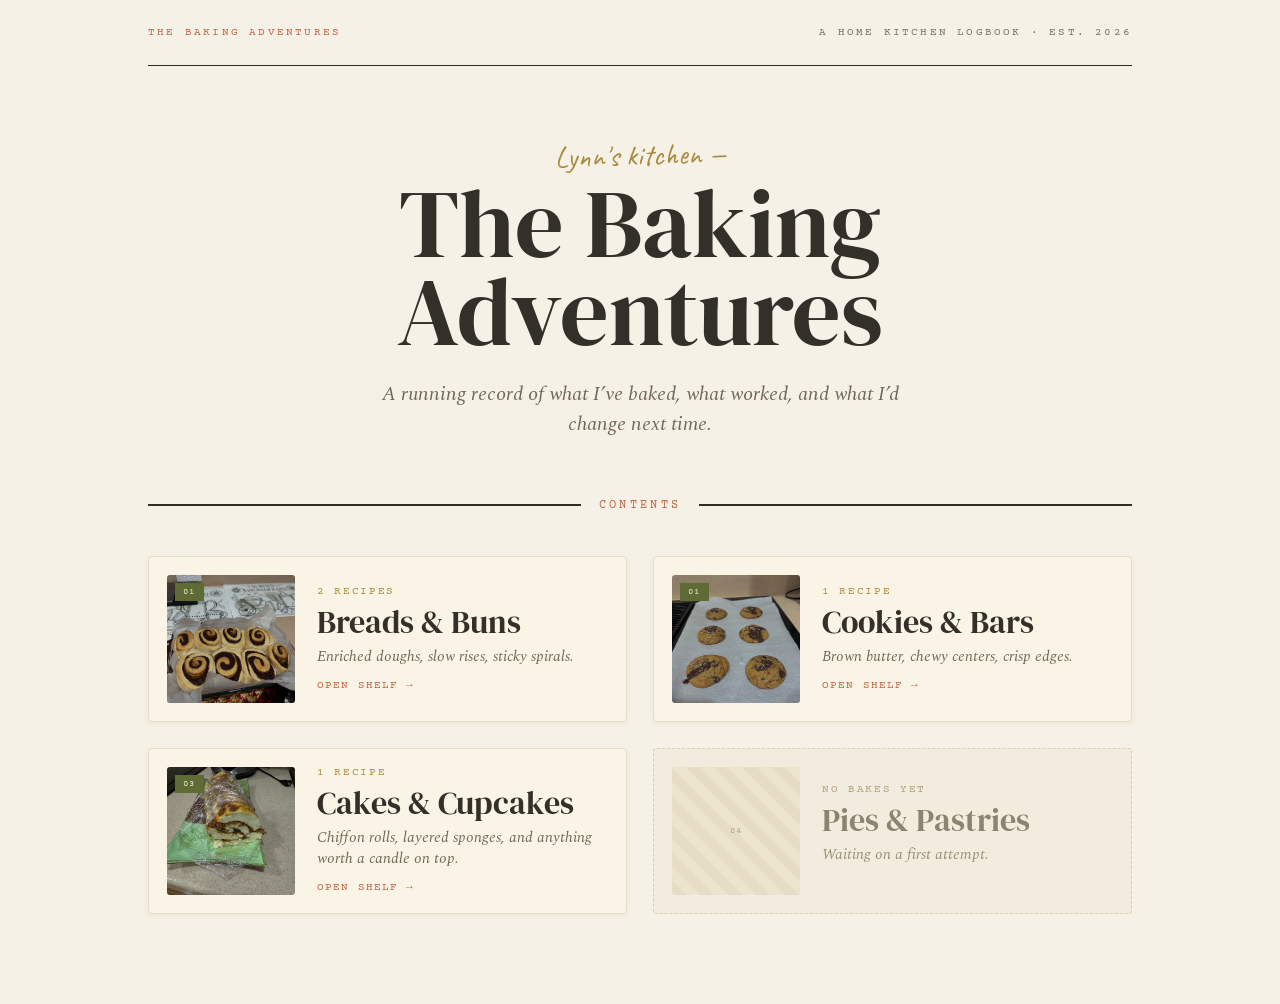
<file: index.html>
<!doctype html>
<html lang="en">
<head>
  <meta charset="utf-8">
  <meta name="viewport" content="width=device-width, initial-scale=1">
  <link rel="icon" type="image/png" href="./icon.png">
  <title>The Baking Adventures</title>
  <link rel="preconnect" href="https://fonts.googleapis.com">
  <link rel="preconnect" href="https://fonts.gstatic.com" crossorigin>
  <link href="https://fonts.googleapis.com/css2?family=DM+Serif+Display:ital@0;1&amp;family=Spectral:ital,wght@0,400;0,500;0,600;0,700;1,400;1,500&amp;family=Caveat:wght@500;600;700&amp;family=Courier+Prime&amp;display=swap" rel="stylesheet">
  <link rel="stylesheet" href="styles.css">
</head>
<body>
  <div class="page-shell">
    <main class="page-content">
      <header class="top-bar">
        <span class="brand">The Baking Adventures</span>
        <span>A home kitchen logbook &middot; Est. 2026</span>
      </header>

      <section class="masthead">
        <div class="kicker">Lynn's kitchen &mdash;</div>
        <h1>The Baking<br>Adventures</h1>
        <p class="lede">
          A running record
          of what I&rsquo;ve baked, what worked, and what I&rsquo;d change next time.
        </p>
      </section>

      <div class="rule-row">
        <span class="rule"></span>
        <span class="rule-text">Contents</span>
        <span class="rule"></span>
      </div>

      <div class="category-grid">
        <a class="category-card" href="breads-and-buns/index.html">
          <div class="category-cover">
            <img src="breads-and-buns/cinnamon-rolls/attempt1/noIcing.jpeg" alt="Cinnamon rolls">
            <span class="cover-num">01</span>
          </div>
          <div class="card-body">
            <div class="meta">2 recipes</div>
            <h2>Breads &amp; Buns</h2>
            <p class="desc">Enriched doughs, slow rises, sticky spirals.</p>
            <span class="go">Open shelf &rarr;</span>
          </div>
        </a>

        <a class="category-card" href="cookies-and-bars/index.html">
          <div class="category-cover">
            <img src="cookies-and-bars/chocolate-chip-cookies/attempt1/baked.jpeg" alt="Cinnamon rolls">
            <span class="cover-num">01</span>
          </div>
          <div class="card-body">
            <div class="meta">1 recipe</div>
            <h2>Cookies &amp; Bars</h2>
            <p class="desc">Brown butter, chewy centers, crisp edges.</p>
            <span class="go">Open shelf &rarr;</span>
          </div>
        </a>

        <a class="category-card" href="cakes-and-cupcakes/index.html">
          <div class="category-cover">
            <img src="cakes-and-cupcakes/pork-floss-roll-cake/attempt1/final.jpeg" alt="Pork floss roll cake">
            <span class="cover-num">03</span>
          </div>
          <div class="card-body">
            <div class="meta">1 recipe</div>
            <h2>Cakes &amp; Cupcakes</h2>
            <p class="desc">Chiffon rolls, layered sponges, and anything worth a candle on top.</p>
            <span class="go">Open shelf &rarr;</span>
          </div>
        </a>

        <div class="category-card is-empty">
          <div class="category-cover is-pattern">04</div>
          <div class="card-body">
            <div class="meta">No bakes yet</div>
            <h2>Pies &amp; Pastries</h2>
            <p class="desc">Waiting on a first attempt.</p>
          </div>
        </div>
      </div>
    </main>
  </div>
</body>
</html>
</file>
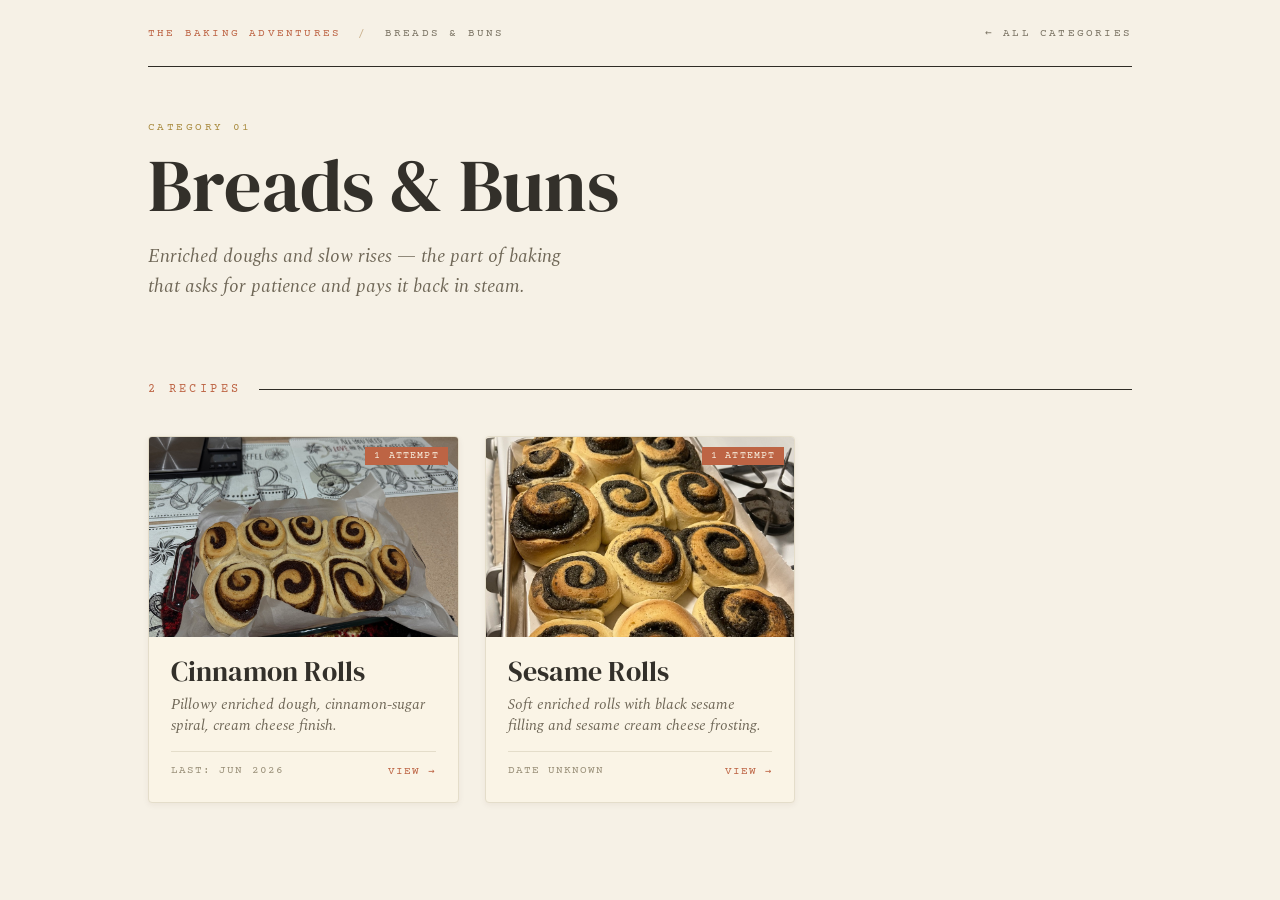
<file: breads-and-buns/index.html>
<!doctype html>
<html lang="en">
<head>
  <meta charset="utf-8">
  <meta name="viewport" content="width=device-width, initial-scale=1">
  <link rel="icon" type="image/png" href="../icon.png">
  <title>Breads &amp; Buns | The Baking Adventures</title>
  <link rel="preconnect" href="https://fonts.googleapis.com">
  <link rel="preconnect" href="https://fonts.gstatic.com" crossorigin>
  <link href="https://fonts.googleapis.com/css2?family=DM+Serif+Display:ital@0;1&amp;family=Spectral:ital,wght@0,400;0,500;0,600;0,700;1,400;1,500&amp;family=Caveat:wght@500;600;700&amp;family=Courier+Prime&amp;display=swap" rel="stylesheet">
  <link rel="stylesheet" href="../styles.css">
  <script src="./cinnamon-rolls/attempts-data.js" defer></script>
  <script src="./sesame-rolls/attempts-data.js" defer></script>
  <script src="./index.js" defer></script>
</head>
<body>
  <div class="page-shell">
    <main class="page-content">
      <header class="top-bar">
        <span>
          <a class="brand" href="../index.html">The Baking Adventures</a>
          <span class="crumb-sep">/</span>
          Breads &amp; Buns
        </span>
        <a class="back-link" href="../index.html">&larr; All categories</a>
      </header>

      <section class="category-header">
        <div class="eyebrow">Category 01</div>
        <h1>Breads &amp; Buns</h1>
        <p class="intro">
          Enriched doughs and slow rises &mdash; the part of baking that asks for
          patience and pays it back in steam.
        </p>
      </section>

      <div class="rule-row" style="margin:24px 0 40px;">
        <span class="rule-text">2 recipes</span>
        <span class="rule"></span>
      </div>

      <div class="recipe-grid">
        <a class="recipe-card" href="cinnamon-rolls/index.html">
          <div class="thumb">
            <img src="cinnamon-rolls/attempt1/noIcing.jpeg" alt="Cinnamon rolls">
            <span class="pill-badge" id="cinnamon-rolls-attempt-count">0 attempts</span>
          </div>
          <div class="body">
            <h2>Cinnamon Rolls</h2>
            <p class="desc">Pillowy enriched dough, cinnamon-sugar spiral, cream cheese finish.</p>
            <div class="foot">
              <span>Last: Jun 2026</span>
              <span class="view">View &rarr;</span>
            </div>
          </div>
        </a>

        <a class="recipe-card" href="sesame-rolls/index.html">
          <div class="thumb">
            <img src="sesame-rolls/archive1/baked.jpeg" alt="Sesame rolls">
            <span class="pill-badge" id="sesame-rolls-attempt-count">0 attempts</span>
          </div>
          <div class="body">
            <h2>Sesame Rolls</h2>
            <p class="desc">Soft enriched rolls with black sesame filling and sesame cream cheese frosting.</p>
            <div class="foot">
              <span>Date unknown</span>
              <span class="view">View &rarr;</span>
            </div>
          </div>
        </a>
      </div>
    </main>
  </div>
</body>
</html>
</file>
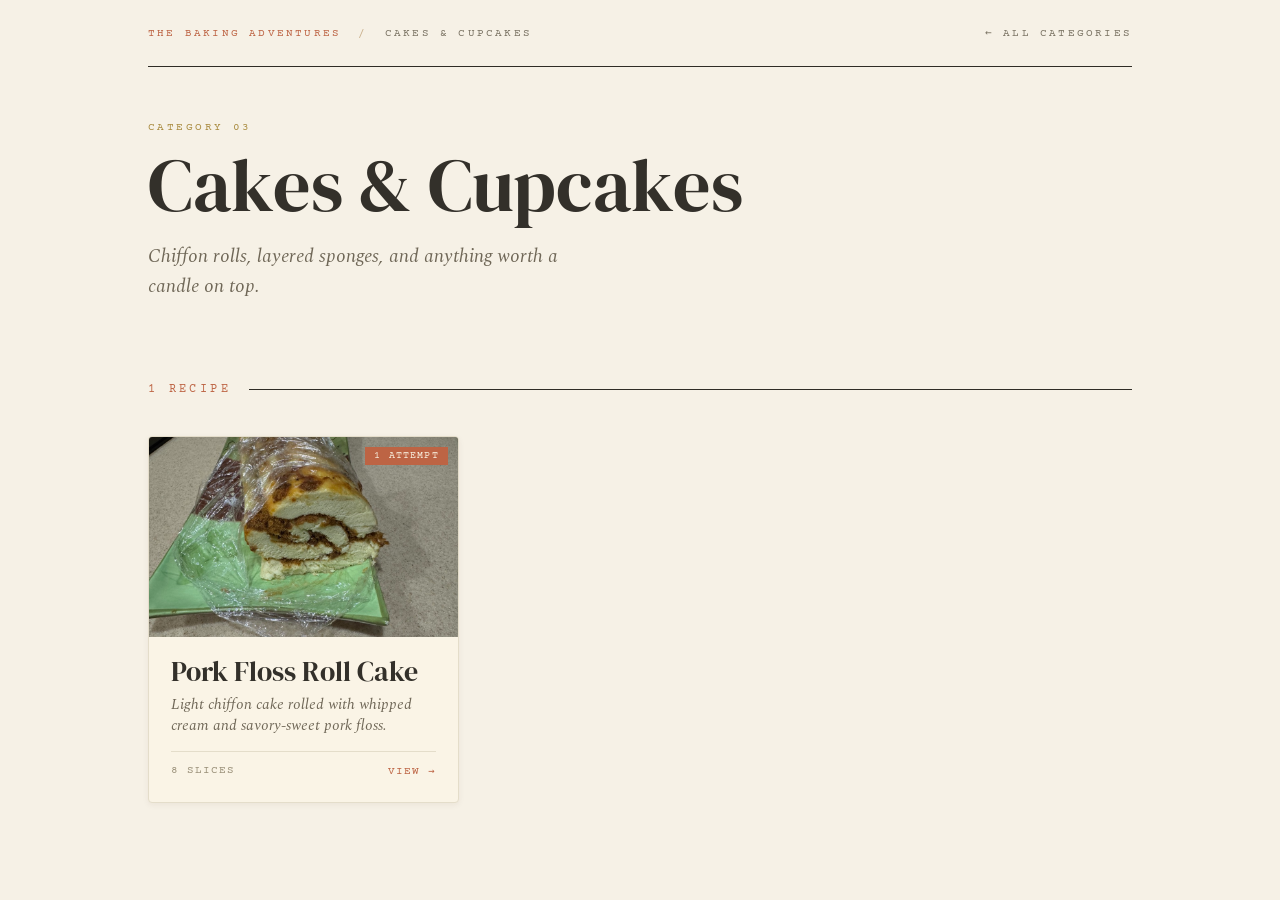
<file: cakes-and-cupcakes/index.html>
<!doctype html>
<html lang="en">
<head>
  <meta charset="utf-8">
  <meta name="viewport" content="width=device-width, initial-scale=1">
  <link rel="icon" type="image/png" href="../icon.png">
  <title>Cakes &amp; Cupcakes | The Baking Adventures</title>
  <link rel="preconnect" href="https://fonts.googleapis.com">
  <link rel="preconnect" href="https://fonts.gstatic.com" crossorigin>
  <link href="https://fonts.googleapis.com/css2?family=DM+Serif+Display:ital@0;1&amp;family=Spectral:ital,wght@0,400;0,500;0,600;0,700;1,400;1,500&amp;family=Caveat:wght@500;600;700&amp;family=Courier+Prime&amp;display=swap" rel="stylesheet">
  <link rel="stylesheet" href="../styles.css">
  <script src="./pork-floss-roll-cake/attempts-data.js" defer></script>
  <script src="./index.js" defer></script>
</head>
<body>
  <div class="page-shell">
    <main class="page-content">
      <header class="top-bar">
        <span>
          <a class="brand" href="../index.html">The Baking Adventures</a>
          <span class="crumb-sep">/</span>
          Cakes &amp; Cupcakes
        </span>
        <a class="back-link" href="../index.html">&larr; All categories</a>
      </header>

      <section class="category-header">
        <div class="eyebrow">Category 03</div>
        <h1>Cakes &amp; Cupcakes</h1>
        <p class="intro">Chiffon rolls, layered sponges, and anything worth a candle on top.</p>
      </section>

      <div class="rule-row" style="margin:24px 0 40px;">
        <span class="rule-text">1 recipe</span>
        <span class="rule"></span>
      </div>

      <div class="recipe-grid">
        <a class="recipe-card" href="pork-floss-roll-cake/index.html">
          <div class="thumb">
            <img src="pork-floss-roll-cake/attempt1/final.jpeg" alt="Pork floss roll cake sliced on a plate">
            <span class="pill-badge" id="pork-floss-roll-cake-attempt-count">0 attempts</span>
          </div>
          <div class="body">
            <h2>Pork Floss Roll Cake</h2>
            <p class="desc">Light chiffon cake rolled with whipped cream and savory-sweet pork floss.</p>
            <div class="foot">
              <span>8 slices</span>
              <span class="view">View &rarr;</span>
            </div>
          </div>
        </a>
      </div>
    </main>
  </div>
</body>
</html>
</file>
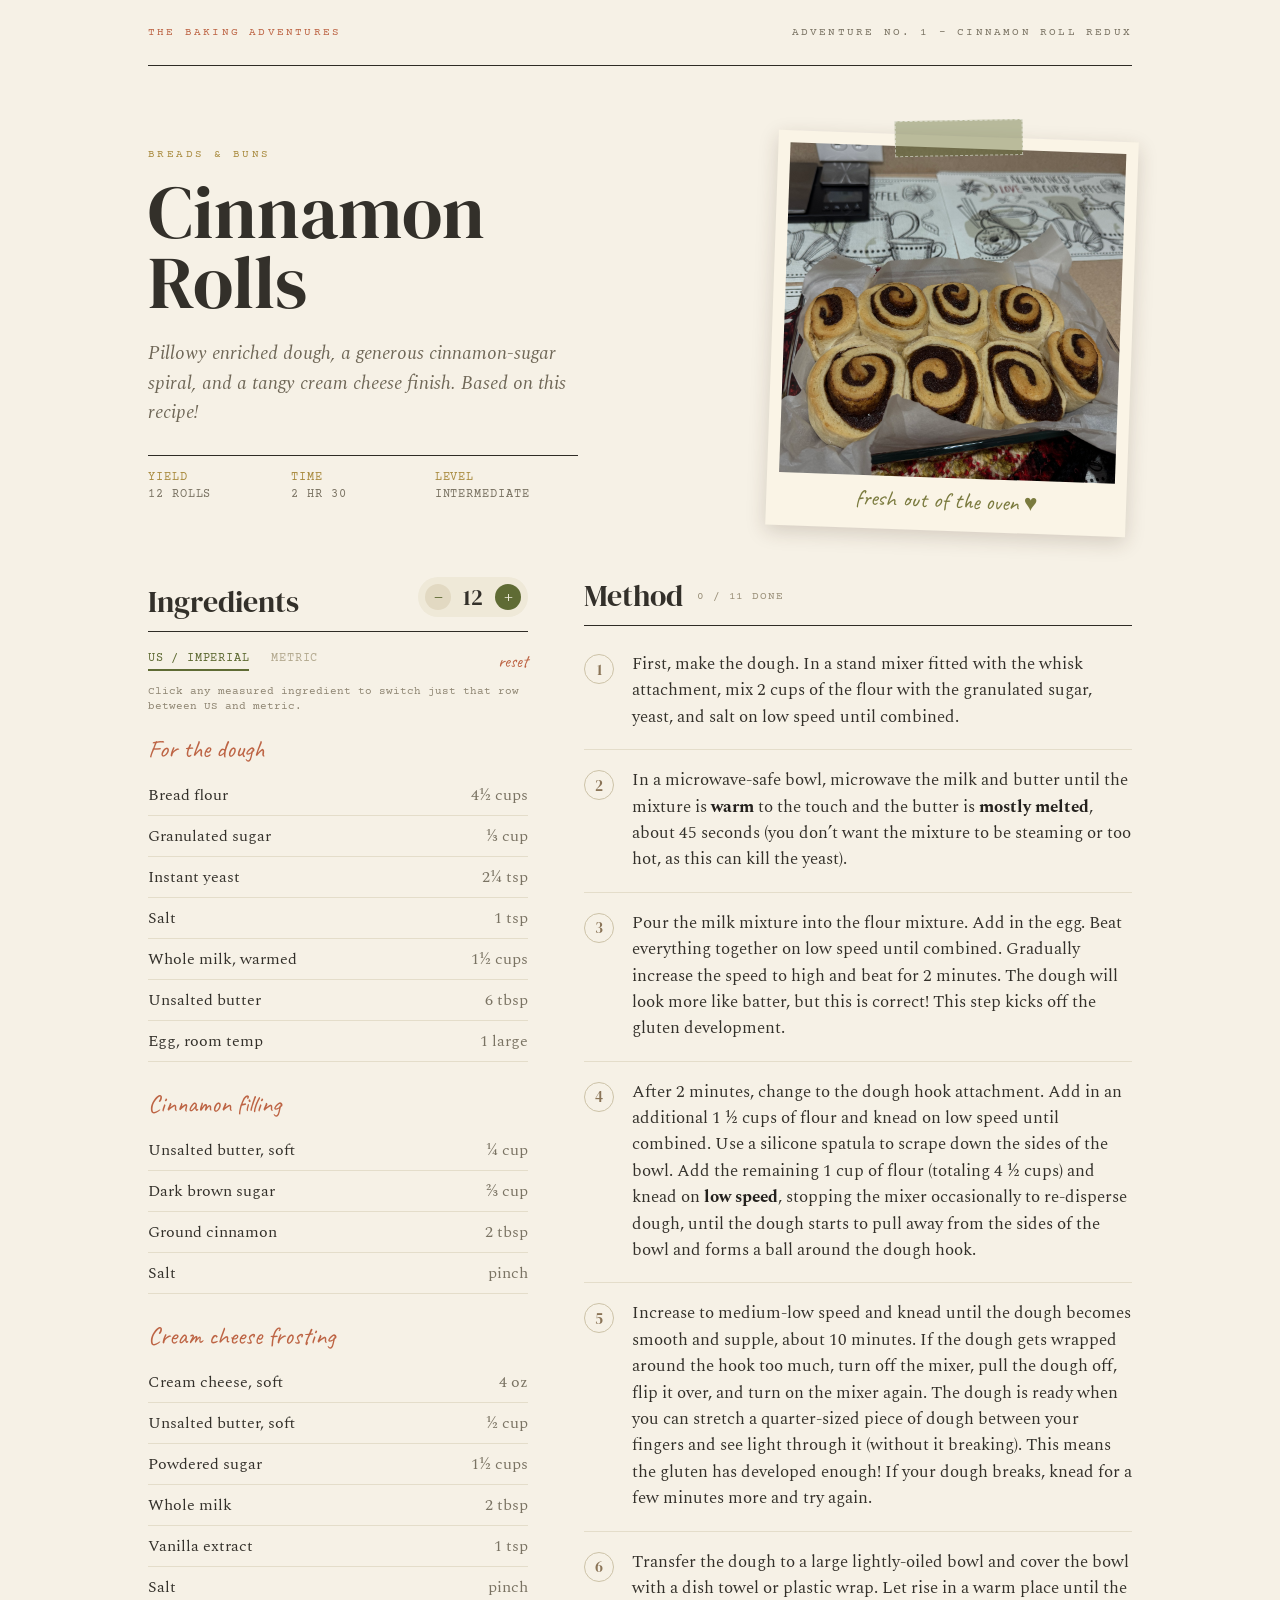
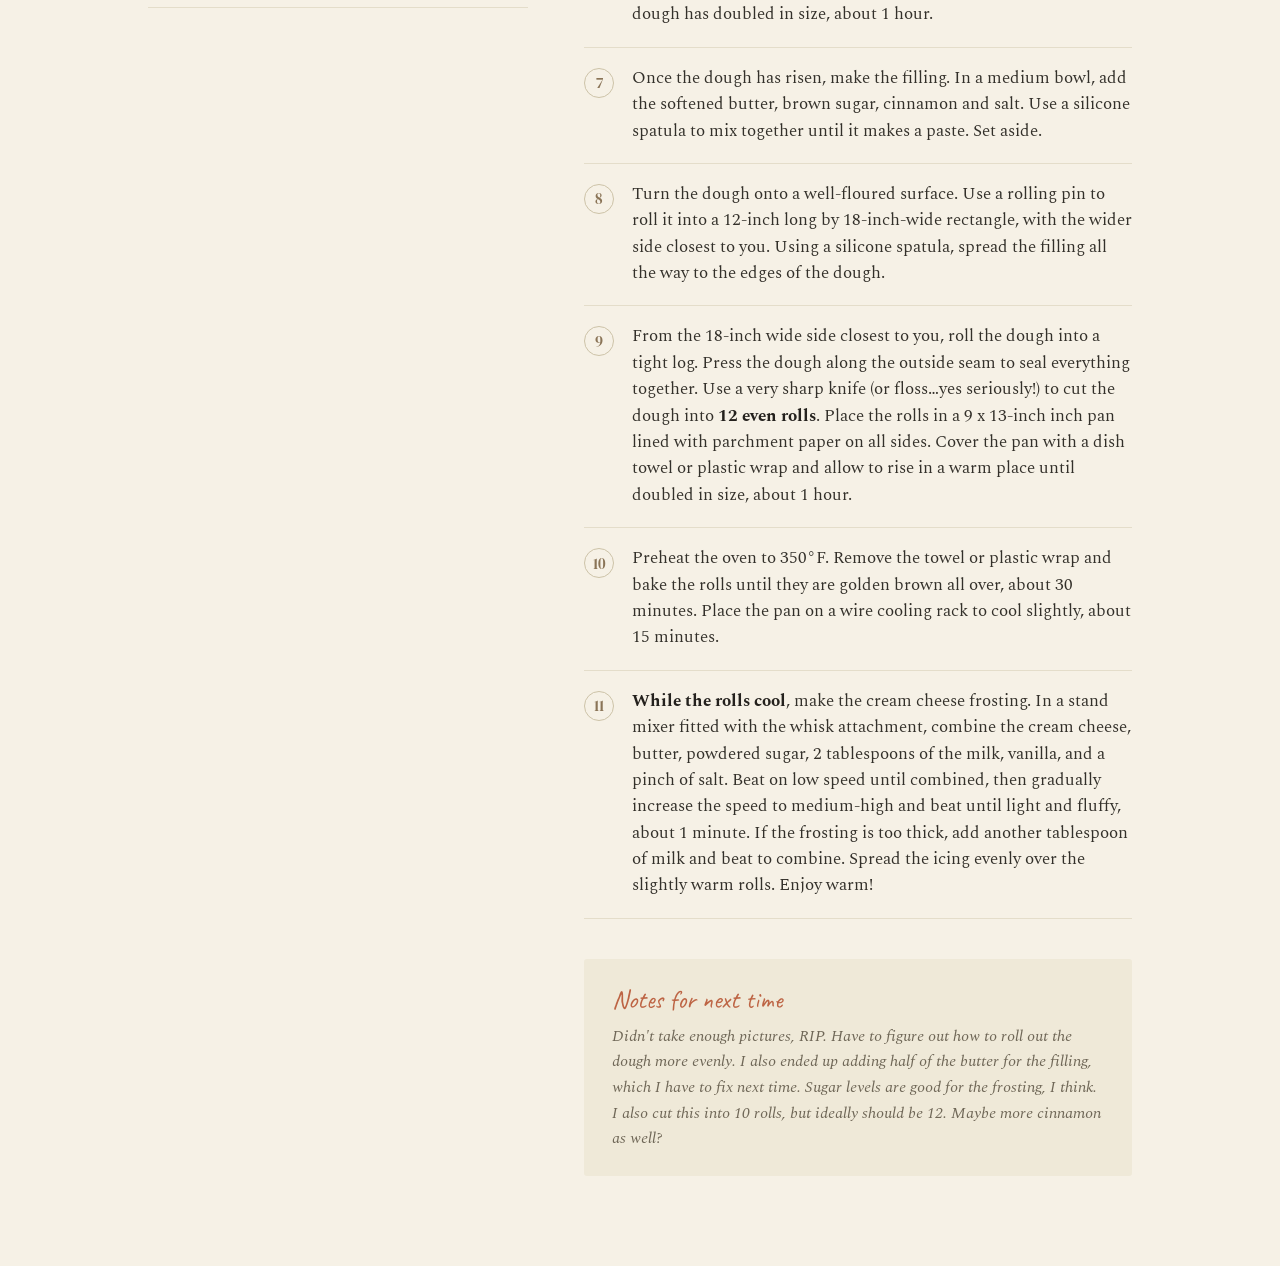
<file: cinnamon rolls/index.html>
<!doctype html>
<html lang="en">
<head>
  <meta charset="utf-8">
  <meta name="viewport" content="width=device-width, initial-scale=1">
  <title>Cinnamon Rolls | The Baking Adventures</title>
  <link rel="preconnect" href="https://fonts.googleapis.com">
  <link rel="preconnect" href="https://fonts.gstatic.com" crossorigin>
  <link href="https://fonts.googleapis.com/css2?family=DM+Serif+Display:ital@0;1&amp;family=Spectral:ital,wght@0,400;0,500;0,600;0,700;1,400;1,500&amp;family=Caveat:wght@500;600;700&amp;family=Courier+Prime&amp;display=swap" rel="stylesheet">
  <link rel="stylesheet" href="../styles.css">
  <script src="../recipe-engine.js" defer></script>
  <script src="./app.js" defer></script>
</head>
<body>
    <div class="page-shell">
      <main class="page-content">
        <header class="top-bar">
          <span class="brand">The Baking Adventures</span>
          <span>Adventure No. 1 - Cinnamon Roll Redux</span>
        </header>

        <section class="hero">
          <div class="hero-copy">
            <div class="eyebrow">Breads &amp; Buns</div>
            <h1>Cinnamon<br>Rolls</h1>
            <p class="intro">
              Pillowy enriched dough, a generous cinnamon-sugar spiral, and a tangy cream cheese finish.
              Based on <a href="https://bromabakery.com/homemade-cinnamon-rolls-soft-fluffy/">this</a> 
              recipe!
            </p>
            <dl class="recipe-meta">
              <div><dt>Yield</dt><dd id="yield-label">12 rolls</dd></div>
              <div><dt>Time</dt><dd>2 hr 30</dd></div>
              <div><dt>Level</dt><dd>Intermediate</dd></div>
            </dl>
          </div>

          <div class="hero-photo-wrap">
            <figure class="photo-card hero-photo-card">
              <span class="tape" aria-hidden="true"></span>
              <img class="hero-image" src="./noIcing.jpeg" alt="Fresh cinnamon rolls">
              <figcaption>fresh out of the oven ♥</figcaption>
            </figure>
          </div>
        </section>

        <div class="recipe-layout">
          <section class="ingredients">
            <div class="section-heading ingredients-heading">
              <h2>Ingredients</h2>
              <div class="scaler" aria-label="Adjust servings">
                <button class="scale-button scale-down" id="decrease-servings" type="button" aria-label="Decrease servings">−</button>
                <span class="serving-count" id="serving-count">12</span>
                <button class="scale-button scale-up" id="increase-servings" type="button" aria-label="Increase servings">+</button>
              </div>
            </div>

            <div class="ingredient-controls">
              <div class="unit-tabs">
                <button id="unit-us" type="button" class="unit-tab is-active">US / Imperial</button>
                <button id="unit-metric" type="button" class="unit-tab">Metric</button>
              </div>
              <button class="reset-button" id="reset-servings" type="button">reset</button>
            </div>
            <p class="unit-hint">Click any measured ingredient to switch just that row between US and metric.</p>

            <div id="ingredient-list"></div>
          </section>

          <section class="method">
            <div class="section-heading method-heading">
              <h2>Method</h2>
              <span class="progress-label" id="progress-label">0 / 11 done</span>
            </div>

            <div id="method-steps"></div>

            <aside class="notes">
              <h2>Notes for next time</h2>
              <p>
                Didn't take enough pictures, RIP. Have to figure out how to roll out the dough more evenly. I also ended
                up adding half of the butter for the filling, which I have to fix next time. Sugar levels are good for
                the frosting, I think. I also cut this into 10 rolls, but ideally should be 12. Maybe more cinnamon as well?
              </p>
            </aside>
          </section>
        </div>
      </main>
    </div>
</body>
</html>
</file>
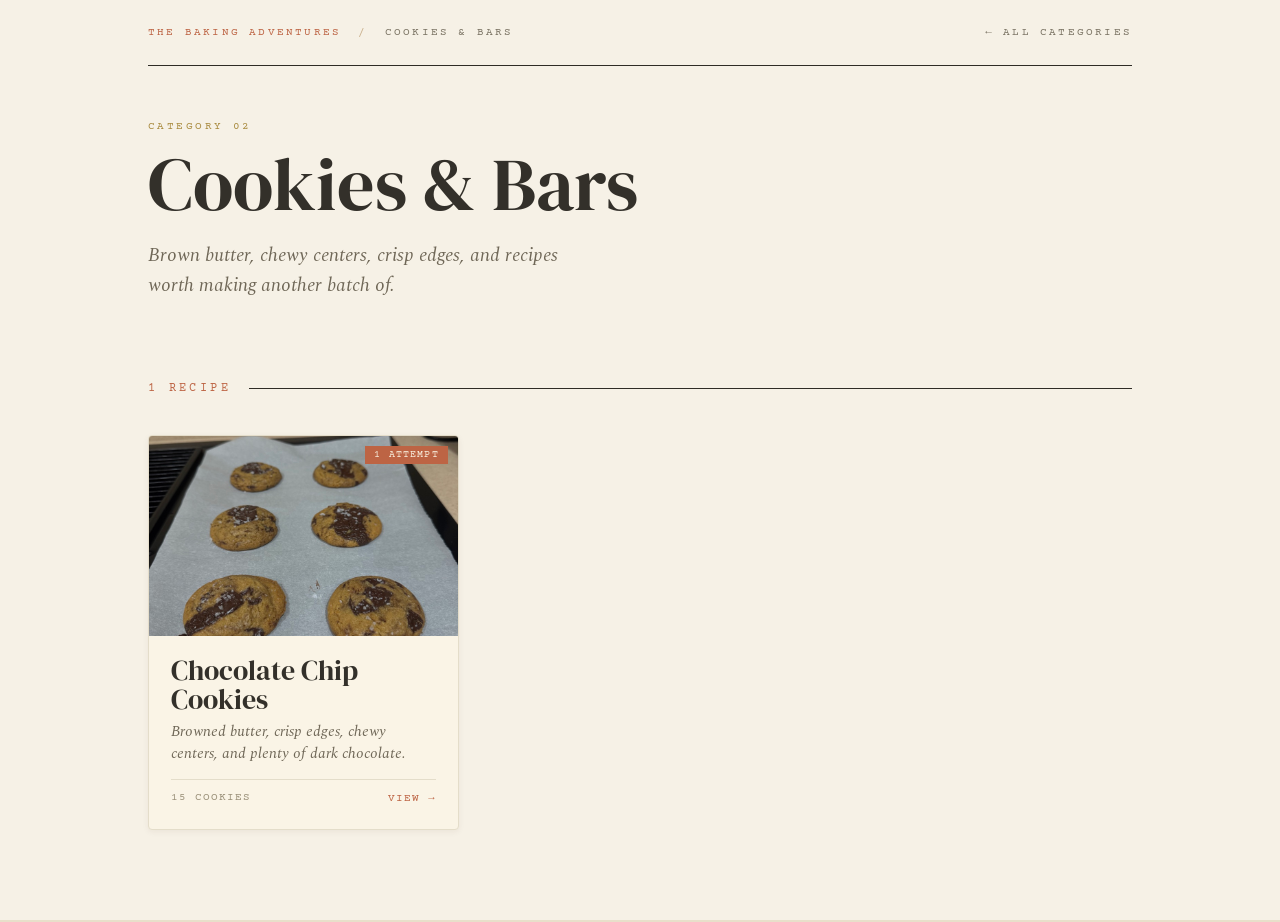
<file: cookies-and-bars/index.html>
<!doctype html>
<html lang="en">
<head>
  <meta charset="utf-8">
  <meta name="viewport" content="width=device-width, initial-scale=1">
  <link rel="icon" type="image/png" href="../icon.png">
  <title>Cookies &amp; Bars | The Baking Adventures</title>
  <link rel="preconnect" href="https://fonts.googleapis.com">
  <link rel="preconnect" href="https://fonts.gstatic.com" crossorigin>
  <link href="https://fonts.googleapis.com/css2?family=DM+Serif+Display:ital@0;1&amp;family=Spectral:ital,wght@0,400;0,500;0,600;0,700;1,400;1,500&amp;family=Caveat:wght@500;600;700&amp;family=Courier+Prime&amp;display=swap" rel="stylesheet">
  <link rel="stylesheet" href="../styles.css">
  <script src="./chocolate-chip-cookies/attempts-data.js" defer></script>
  <script src="./index.js" defer></script>
</head>
<body>
  <div class="page-shell">
    <main class="page-content">
      <header class="top-bar">
        <span>
          <a class="brand" href="../index.html">The Baking Adventures</a>
          <span class="crumb-sep">/</span>
          Cookies &amp; Bars
        </span>
        <a class="back-link" href="../index.html">&larr; All categories</a>
      </header>

      <section class="category-header">
        <div class="eyebrow">Category 02</div>
        <h1>Cookies &amp; Bars</h1>
        <p class="intro">Brown butter, chewy centers, crisp edges, and recipes worth making another batch of.</p>
      </section>

      <div class="rule-row" style="margin:24px 0 40px;">
        <span class="rule-text">1 recipe</span>
        <span class="rule"></span>
      </div>

      <div class="recipe-grid">
        <a class="recipe-card" href="chocolate-chip-cookies/index.html">
          <div class="thumb">
            <img src="chocolate-chip-cookies/attempt1/baked.jpeg" alt="Freshly baked chocolate chip cookies">
            <span class="pill-badge" id="chocolate-chip-cookies-attempt-count">0 attempts</span>
          </div>
          <div class="body">
            <h2>Chocolate Chip Cookies</h2>
            <p class="desc">Browned butter, crisp edges, chewy centers, and plenty of dark chocolate.</p>
            <div class="foot">
              <span>15 cookies</span>
              <span class="view">View &rarr;</span>
            </div>
          </div>
        </a>
      </div>
    </main>
  </div>
</body>
</html>
</file>
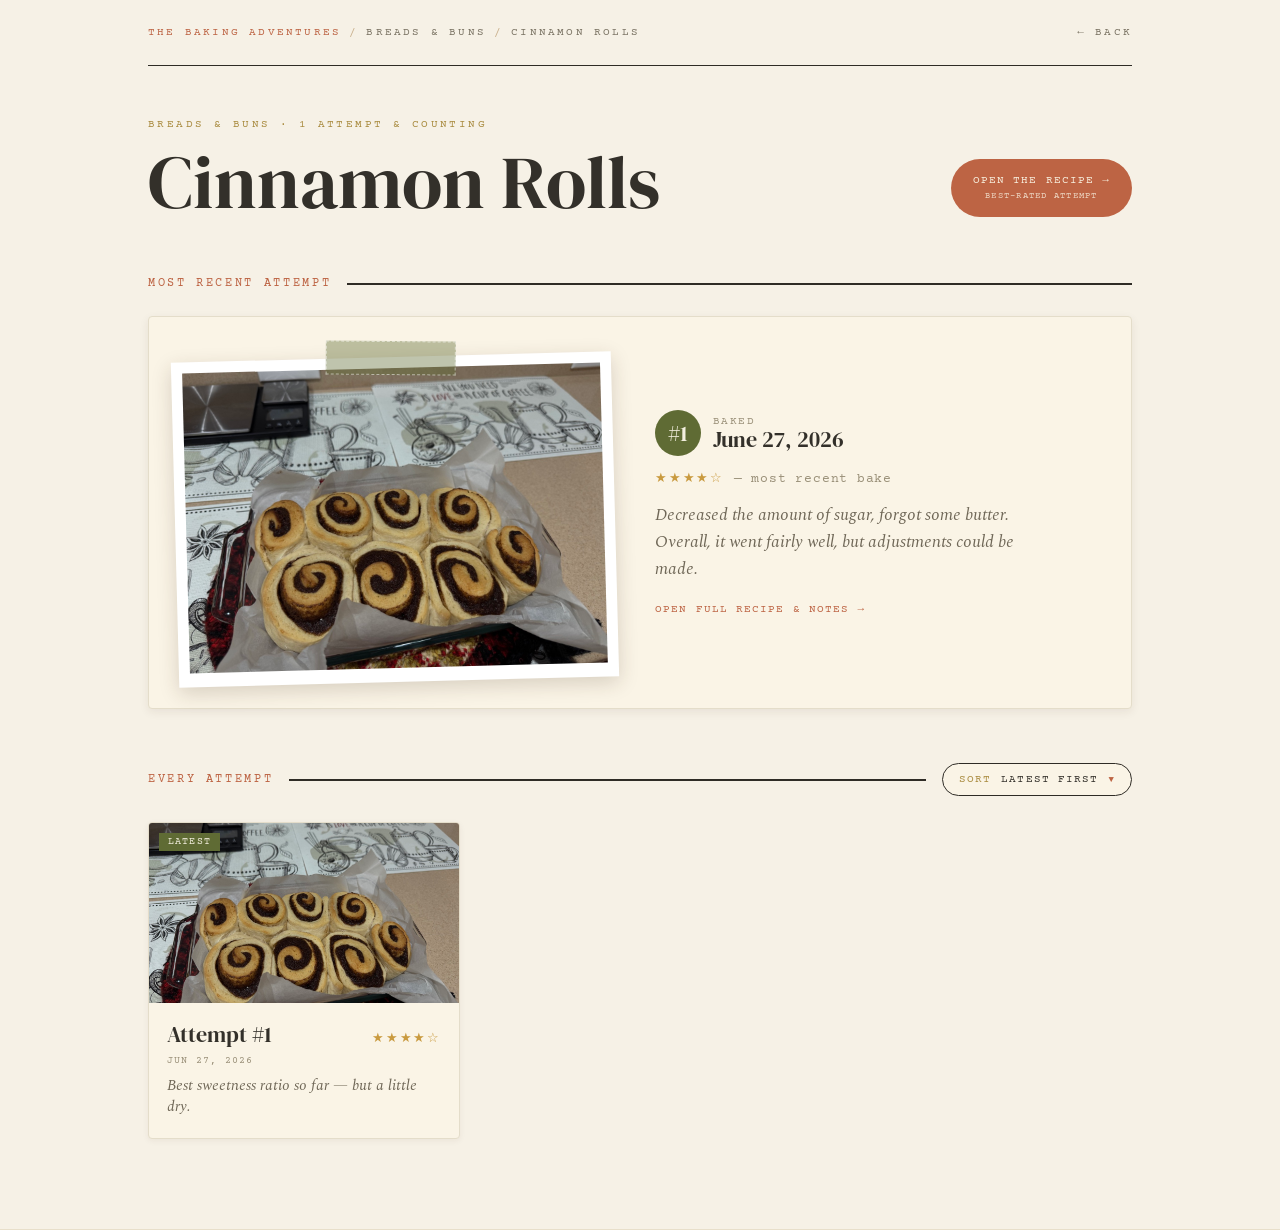
<file: breads-and-buns/cinnamon-rolls/index.html>
<!doctype html>
<html lang="en">
<head>
  <meta charset="utf-8">
  <meta name="viewport" content="width=device-width, initial-scale=1">
  <link rel="icon" type="image/png" href="../../icon.png">
  <title>Cinnamon Rolls · Attempts | The Baking Adventures</title>
  <link rel="preconnect" href="https://fonts.googleapis.com">
  <link rel="preconnect" href="https://fonts.gstatic.com" crossorigin>
  <link href="https://fonts.googleapis.com/css2?family=DM+Serif+Display:ital@0;1&amp;family=Spectral:ital,wght@0,400;0,500;0,600;0,700;1,400;1,500&amp;family=Caveat:wght@500;600;700&amp;family=Courier+Prime&amp;display=swap" rel="stylesheet">
  <link rel="stylesheet" href="../../styles.css">
  <script src="../../attempts-engine.js" defer></script>
  <script src="./attempts-data.js" defer></script>
  <script src="./attempts.js" defer></script>
</head>
<body>
  <div class="page-shell">
    <main class="page-content">
      <header class="top-bar">
        <span id="crumb"></span>
        <a class="back-link" id="back-link" href="../index.html">&larr; Back</a>
      </header>

      <section class="attempts-header">
        <div>
          <div class="eyebrow" id="att-eyebrow"></div>
          <h1 id="att-title"></h1>
        </div>
        <a class="open-recipe" id="open-recipe" href="#"></a>
      </section>

      <section>
        <div class="section-label-row">
          <span class="section-label">Most recent attempt</span>
          <span class="rule"></span>
        </div>
        <a class="featured" id="featured" href="#"></a>
      </section>

      <section>
        <div class="section-label-row spaced">
          <span class="section-label">Every attempt</span>
          <span class="rule"></span>
          <div class="sort-control">
            <button class="sort-button" id="sort-button" type="button">
              <span class="lbl-key">Sort</span>
              <span id="sort-label">Latest first</span>
              <span class="caret" id="sort-caret">&#9660;</span>
            </button>
            <div class="sort-menu" id="sort-menu" hidden></div>
          </div>
        </div>
        <div class="attempt-grid" id="attempt-grid"></div>
      </section>
    </main>
  </div>

  <div class="sort-backdrop" id="sort-backdrop" hidden></div>
</body>
</html>
</file>
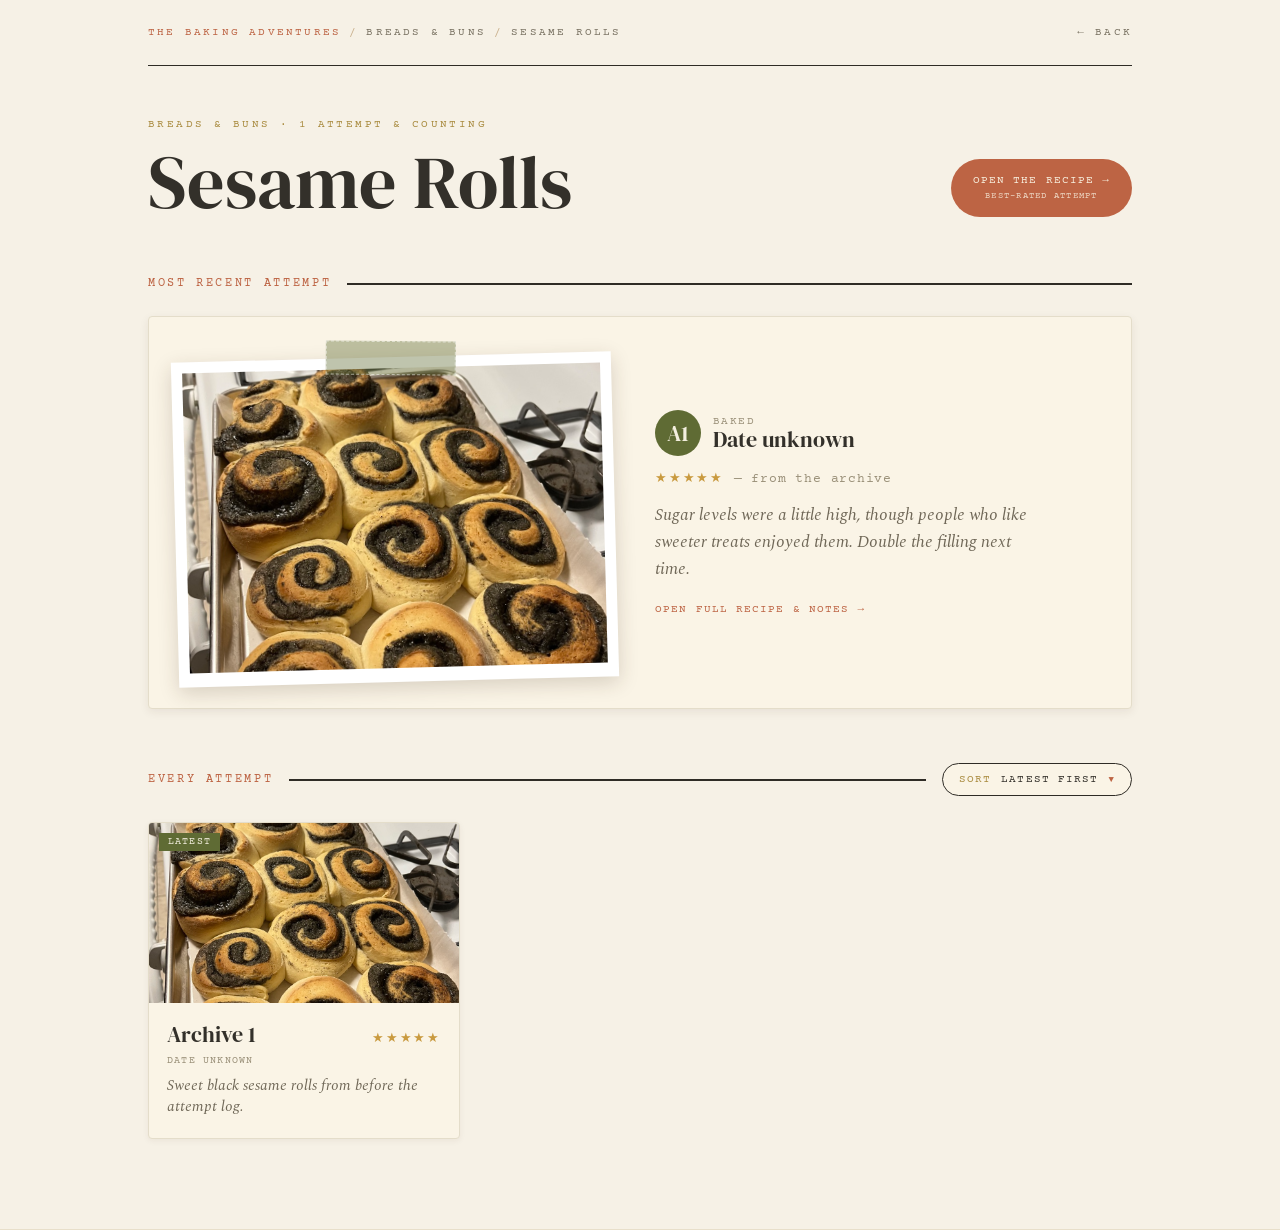
<file: breads-and-buns/sesame-rolls/index.html>
<!doctype html>
<html lang="en">
<head>
  <meta charset="utf-8">
  <meta name="viewport" content="width=device-width, initial-scale=1">
  <link rel="icon" type="image/png" href="../../icon.png">
  <title>Sesame Rolls · Attempts | The Baking Adventures</title>
  <link rel="preconnect" href="https://fonts.googleapis.com">
  <link rel="preconnect" href="https://fonts.gstatic.com" crossorigin>
  <link href="https://fonts.googleapis.com/css2?family=DM+Serif+Display:ital@0;1&amp;family=Spectral:ital,wght@0,400;0,500;0,600;0,700;1,400;1,500&amp;family=Caveat:wght@500;600;700&amp;family=Courier+Prime&amp;display=swap" rel="stylesheet">
  <link rel="stylesheet" href="../../styles.css">
  <script src="../../attempts-engine.js" defer></script>
  <script src="./attempts-data.js" defer></script>
  <script src="./attempts.js" defer></script>
</head>
<body>
  <div class="page-shell">
    <main class="page-content">
      <header class="top-bar">
        <span id="crumb"></span>
        <a class="back-link" id="back-link" href="../index.html">&larr; Back</a>
      </header>

      <section class="attempts-header">
        <div>
          <div class="eyebrow" id="att-eyebrow"></div>
          <h1 id="att-title"></h1>
        </div>
        <a class="open-recipe" id="open-recipe" href="#"></a>
      </section>

      <section>
        <div class="section-label-row">
          <span class="section-label">Most recent attempt</span>
          <span class="rule"></span>
        </div>
        <a class="featured" id="featured" href="#"></a>
      </section>

      <section>
        <div class="section-label-row spaced">
          <span class="section-label">Every attempt</span>
          <span class="rule"></span>
          <div class="sort-control">
            <button class="sort-button" id="sort-button" type="button">
              <span class="lbl-key">Sort</span>
              <span id="sort-label">Latest first</span>
              <span class="caret" id="sort-caret">&#9660;</span>
            </button>
            <div class="sort-menu" id="sort-menu" hidden></div>
          </div>
        </div>
        <div class="attempt-grid" id="attempt-grid"></div>
      </section>
    </main>
  </div>

  <div class="sort-backdrop" id="sort-backdrop" hidden></div>
</body>
</html>
</file>
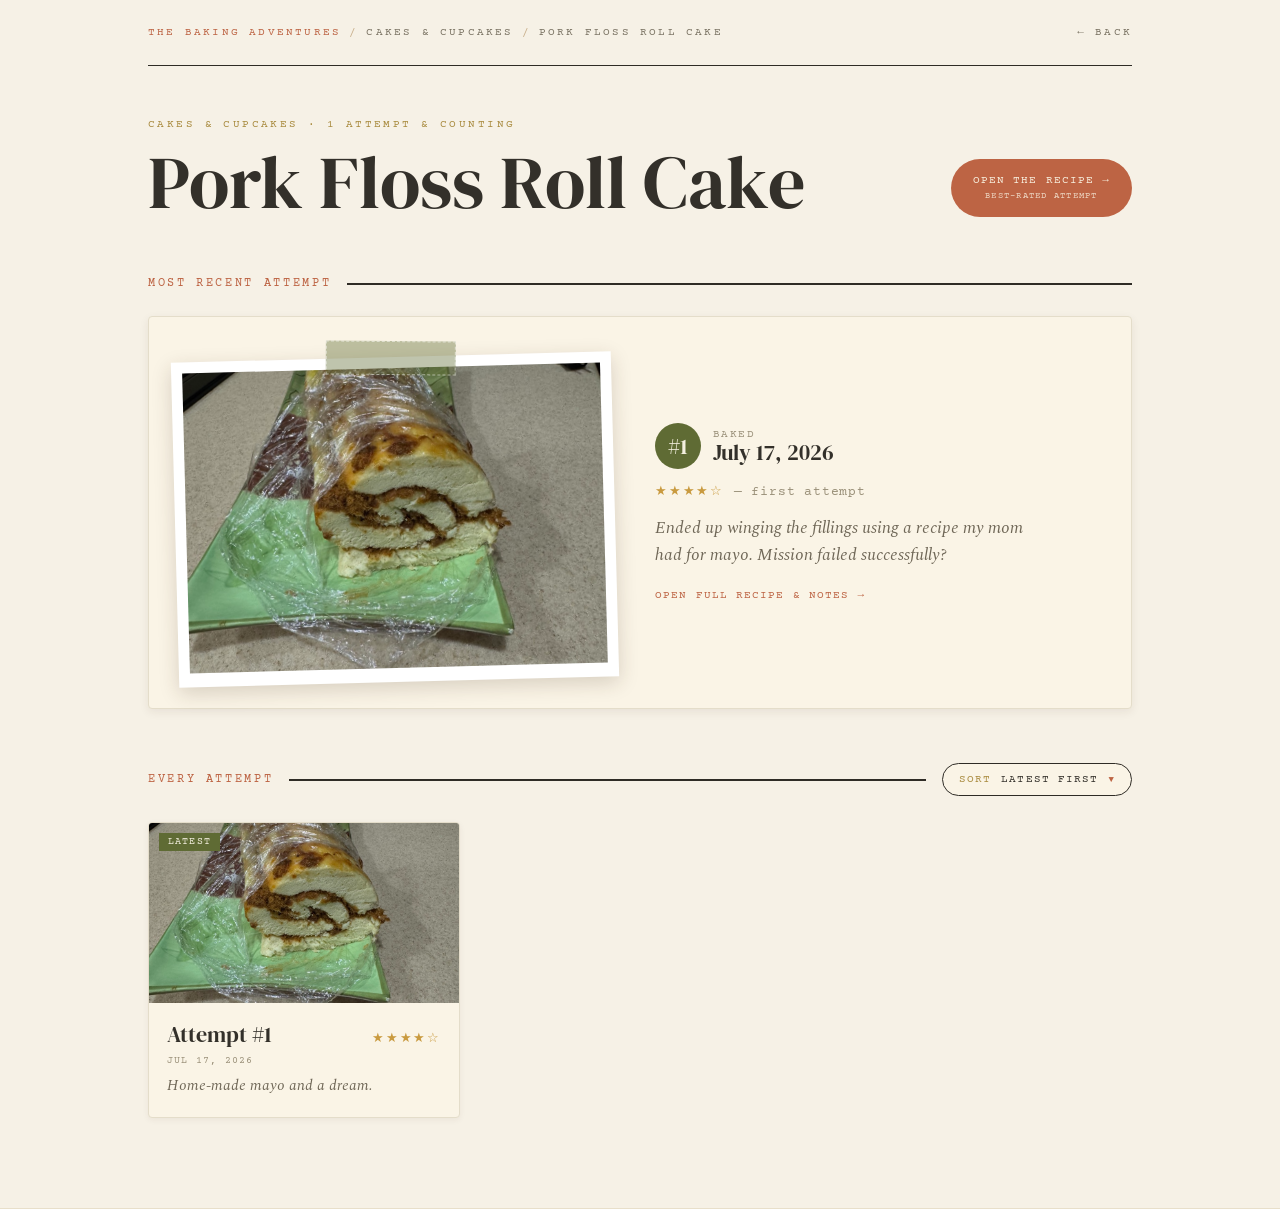
<file: cakes-and-cupcakes/pork-floss-roll-cake/index.html>
<!doctype html>
<html lang="en">
<head>
  <meta charset="utf-8">
  <meta name="viewport" content="width=device-width, initial-scale=1">
  <link rel="icon" type="image/png" href="../../icon.png">
  <title>Pork Floss Roll Cake · Attempts | The Baking Adventures</title>
  <link rel="preconnect" href="https://fonts.googleapis.com">
  <link rel="preconnect" href="https://fonts.gstatic.com" crossorigin>
  <link href="https://fonts.googleapis.com/css2?family=DM+Serif+Display:ital@0;1&amp;family=Spectral:ital,wght@0,400;0,500;0,600;0,700;1,400;1,500&amp;family=Caveat:wght@500;600;700&amp;family=Courier+Prime&amp;display=swap" rel="stylesheet">
  <link rel="stylesheet" href="../../styles.css">
  <script src="../../attempts-engine.js" defer></script>
  <script src="./attempts-data.js" defer></script>
  <script src="./attempts.js" defer></script>
</head>
<body>
  <div class="page-shell">
    <main class="page-content">
      <header class="top-bar">
        <span id="crumb"></span>
        <a class="back-link" id="back-link" href="../index.html">&larr; Back</a>
      </header>

      <section class="attempts-header">
        <div>
          <div class="eyebrow" id="att-eyebrow"></div>
          <h1 id="att-title"></h1>
        </div>
        <a class="open-recipe" id="open-recipe" href="#"></a>
      </section>

      <section>
        <div class="section-label-row">
          <span class="section-label">Most recent attempt</span>
          <span class="rule"></span>
        </div>
        <a class="featured" id="featured" href="#"></a>
      </section>

      <section>
        <div class="section-label-row spaced">
          <span class="section-label">Every attempt</span>
          <span class="rule"></span>
          <div class="sort-control">
            <button class="sort-button" id="sort-button" type="button">
              <span class="lbl-key">Sort</span>
              <span id="sort-label">Latest first</span>
              <span class="caret" id="sort-caret">&#9660;</span>
            </button>
            <div class="sort-menu" id="sort-menu" hidden></div>
          </div>
        </div>
        <div class="attempt-grid" id="attempt-grid"></div>
      </section>
    </main>
  </div>

  <div class="sort-backdrop" id="sort-backdrop" hidden></div>
</body>
</html>
</file>
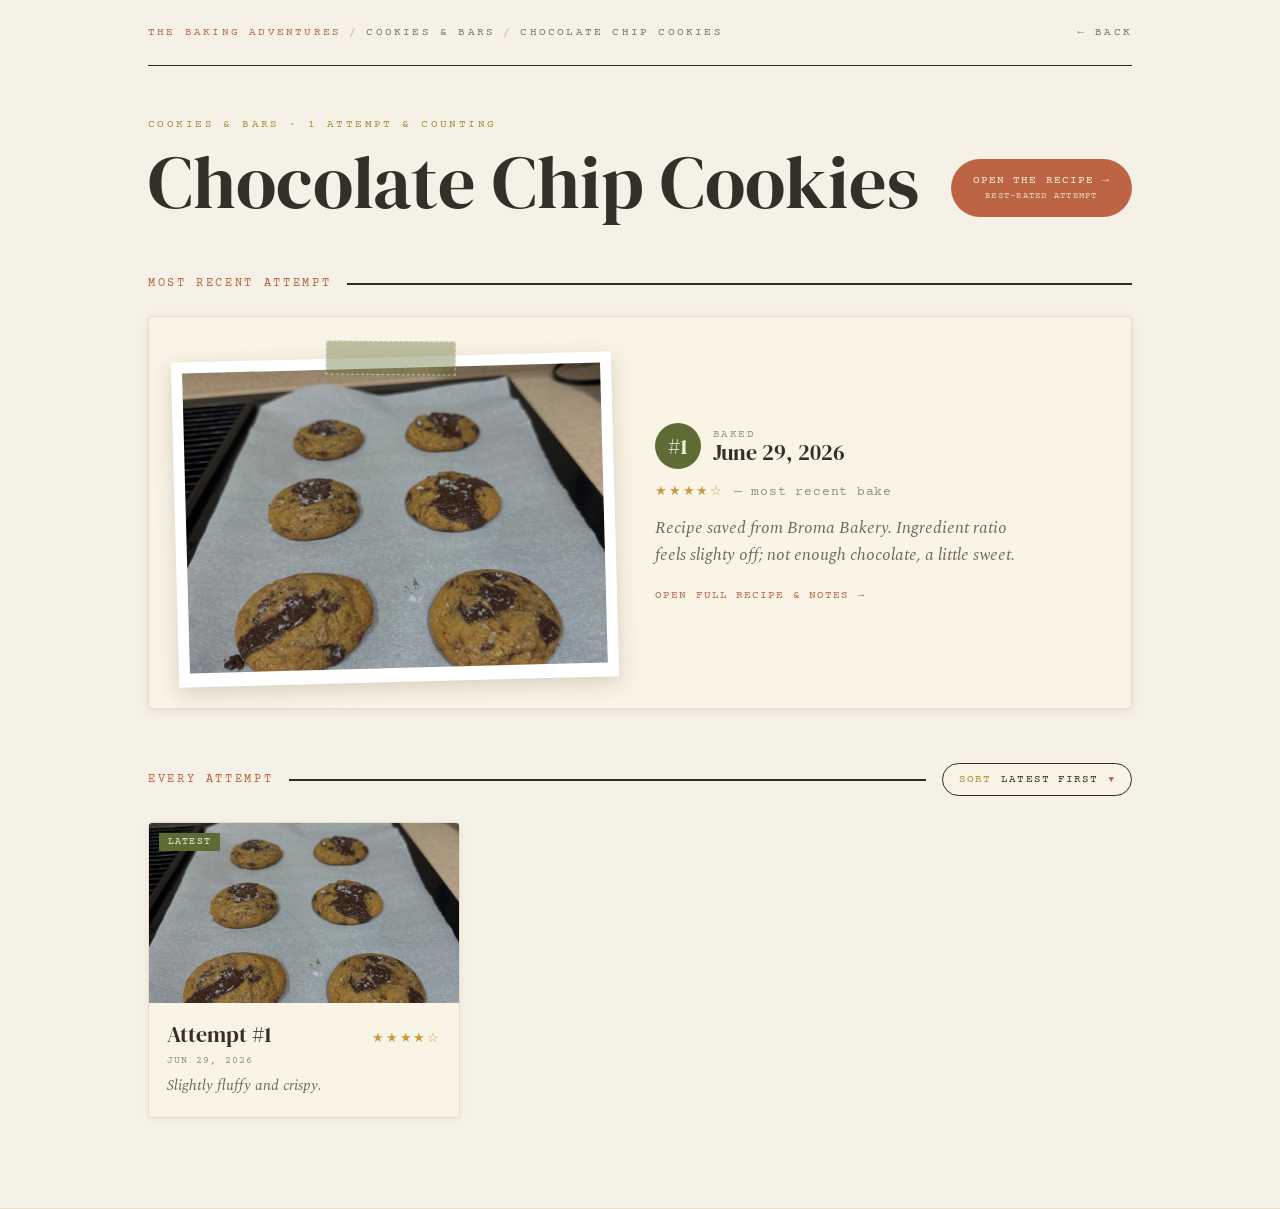
<file: cookies-and-bars/chocolate-chip-cookies/index.html>
<!doctype html>
<html lang="en">
<head>
  <meta charset="utf-8">
  <meta name="viewport" content="width=device-width, initial-scale=1">
  <link rel="icon" type="image/png" href="../../icon.png">
  <title>Chocolate Chip Cookies · Attempts | The Baking Adventures</title>
  <link rel="preconnect" href="https://fonts.googleapis.com">
  <link rel="preconnect" href="https://fonts.gstatic.com" crossorigin>
  <link href="https://fonts.googleapis.com/css2?family=DM+Serif+Display:ital@0;1&amp;family=Spectral:ital,wght@0,400;0,500;0,600;0,700;1,400;1,500&amp;family=Caveat:wght@500;600;700&amp;family=Courier+Prime&amp;display=swap" rel="stylesheet">
  <link rel="stylesheet" href="../../styles.css">
  <script src="../../attempts-engine.js" defer></script>
  <script src="./attempts-data.js" defer></script>
  <script src="./attempts.js" defer></script>
</head>
<body>
  <div class="page-shell">
    <main class="page-content">
      <header class="top-bar">
        <span id="crumb"></span>
        <a class="back-link" id="back-link" href="../index.html">&larr; Back</a>
      </header>

      <section class="attempts-header">
        <div>
          <div class="eyebrow" id="att-eyebrow"></div>
          <h1 id="att-title"></h1>
        </div>
        <a class="open-recipe" id="open-recipe" href="#"></a>
      </section>

      <section>
        <div class="section-label-row">
          <span class="section-label">Most recent attempt</span>
          <span class="rule"></span>
        </div>
        <a class="featured" id="featured" href="#"></a>
      </section>

      <section>
        <div class="section-label-row spaced">
          <span class="section-label">Every attempt</span>
          <span class="rule"></span>
          <div class="sort-control">
            <button class="sort-button" id="sort-button" type="button">
              <span class="lbl-key">Sort</span>
              <span id="sort-label">Latest first</span>
              <span class="caret" id="sort-caret">&#9660;</span>
            </button>
            <div class="sort-menu" id="sort-menu" hidden></div>
          </div>
        </div>
        <div class="attempt-grid" id="attempt-grid"></div>
      </section>
    </main>
  </div>

  <div class="sort-backdrop" id="sort-backdrop" hidden></div>
</body>
</html>
</file>
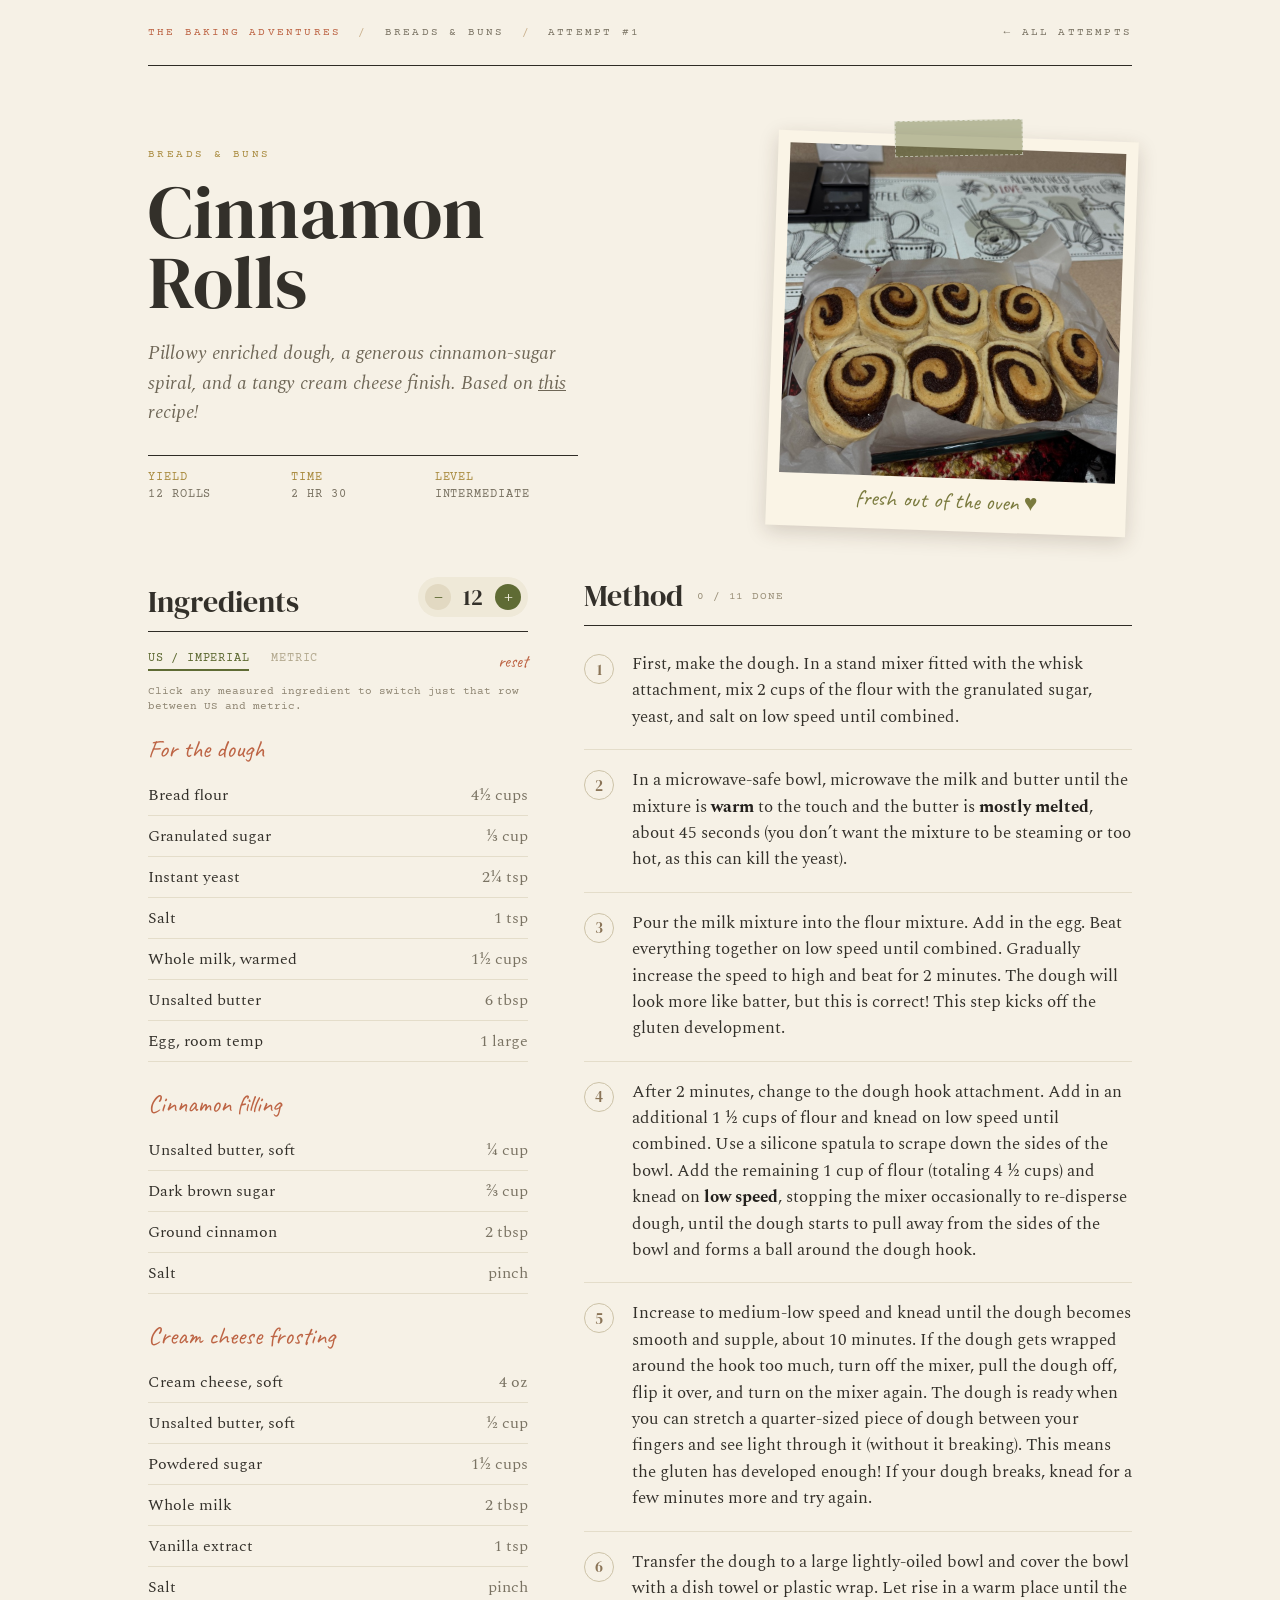
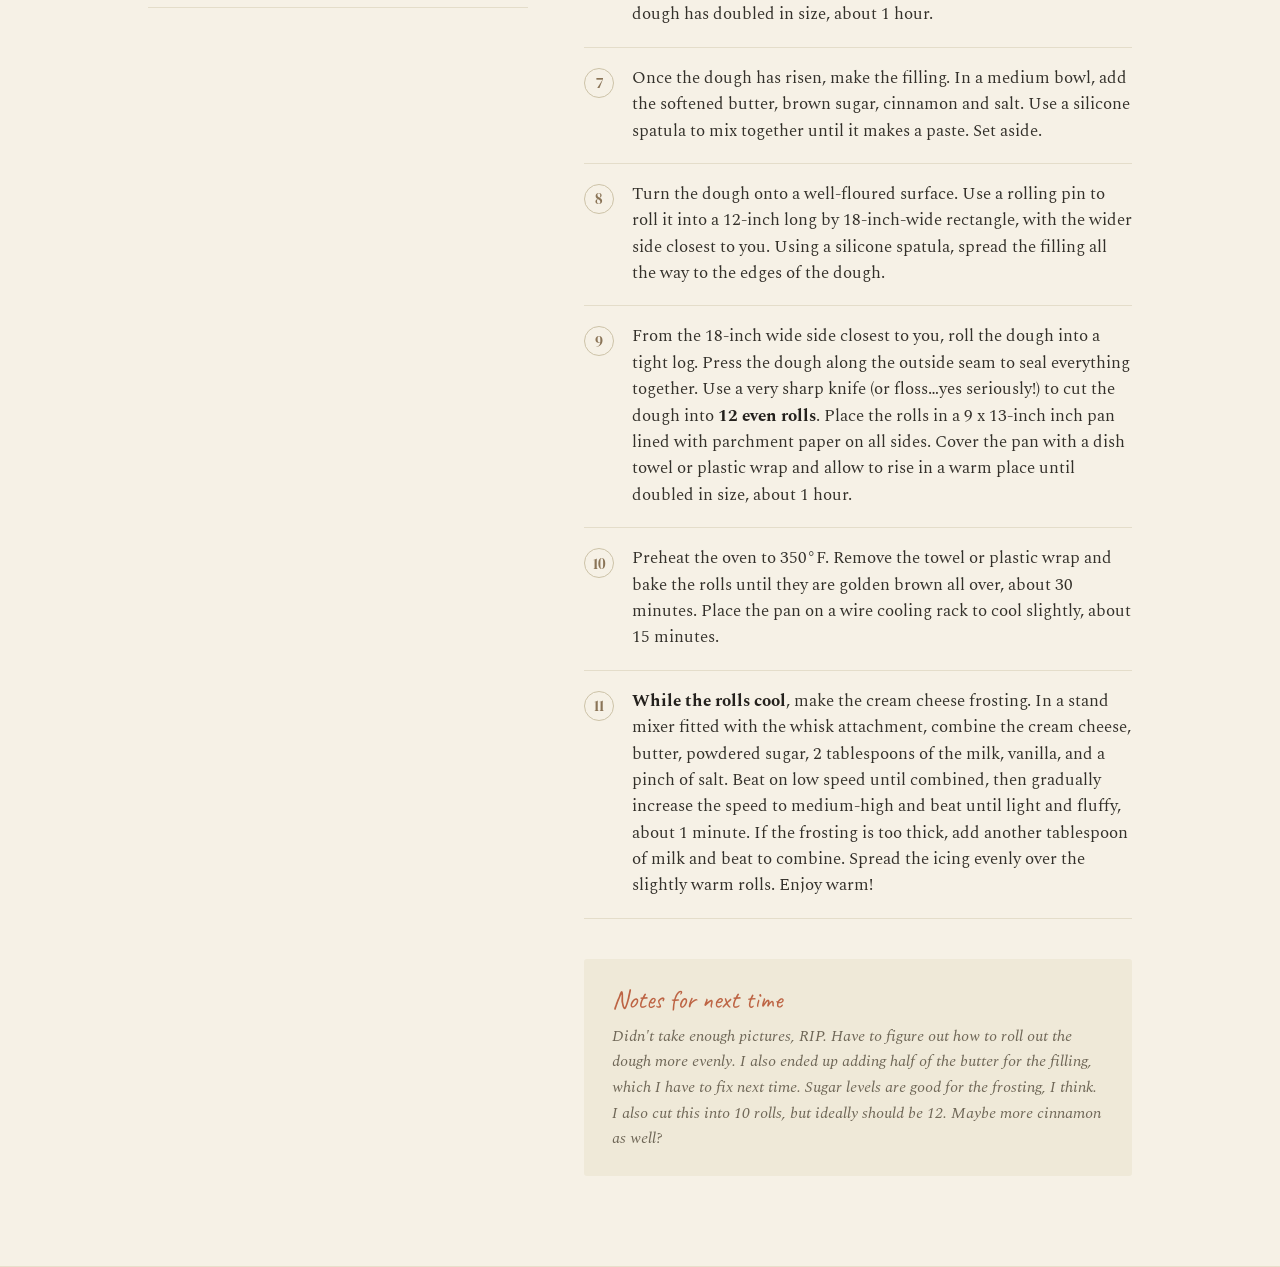
<file: breads-and-buns/cinnamon-rolls/attempt1/index.html>
<!doctype html>
<html lang="en">
<head>
  <meta charset="utf-8">
  <meta name="viewport" content="width=device-width, initial-scale=1">
  <link rel="icon" type="image/png" href="../../../icon.png">
  <title>Cinnamon Rolls | The Baking Adventures</title>
  <link rel="preconnect" href="https://fonts.googleapis.com">
  <link rel="preconnect" href="https://fonts.gstatic.com" crossorigin>
  <link href="https://fonts.googleapis.com/css2?family=DM+Serif+Display:ital@0;1&amp;family=Spectral:ital,wght@0,400;0,500;0,600;0,700;1,400;1,500&amp;family=Caveat:wght@500;600;700&amp;family=Courier+Prime&amp;display=swap" rel="stylesheet">
  <link rel="stylesheet" href="../../../styles.css">
  <script src="../../../recipe-engine.js" defer></script>
  <script src="../attempts-data.js" defer></script>
  <script src="./app.js" defer></script>
</head>
<body>
    <div class="page-shell">
      <main class="page-content">
        <header class="top-bar">
          <span>
            <a class="brand" href="../../../index.html">The Baking Adventures</a>
            <span class="crumb-sep">/</span>
            <a class="back-link" href="../../index.html">Breads &amp; Buns</a>
            <span class="crumb-sep">/</span>
            Attempt #1
          </span>
          <a class="back-link" href="../index.html">&larr; All attempts</a>
        </header>

        <section class="hero">
          <div class="hero-copy">
            <div class="eyebrow">Breads &amp; Buns</div>
            <h1>Cinnamon<br>Rolls</h1>
            <p class="intro">
              Pillowy enriched dough, a generous cinnamon-sugar spiral, and a tangy cream cheese finish.
              Based on <a class="link" href="https://bromabakery.com/homemade-cinnamon-rolls-soft-fluffy/">this</a> 
              recipe!
            </p>
            <dl class="recipe-meta">
              <div><dt>Yield</dt><dd id="yield-label">12 rolls</dd></div>
              <div><dt>Time</dt><dd>2 hr 30</dd></div>
              <div><dt>Level</dt><dd>Intermediate</dd></div>
            </dl>
          </div>

          <div class="hero-photo-wrap">
            <figure class="photo-card hero-photo-card">
              <span class="tape" aria-hidden="true"></span>
              <img class="hero-image" src="./noIcing.jpeg" alt="Fresh cinnamon rolls">
              <figcaption>fresh out of the oven ♥</figcaption>
            </figure>
          </div>
        </section>

        <div class="recipe-layout">
          <section class="ingredients">
            <div class="section-heading ingredients-heading">
              <h2>Ingredients</h2>
              <div class="scaler" aria-label="Adjust servings">
                <button class="scale-button scale-down" id="decrease-servings" type="button" aria-label="Decrease servings">−</button>
                <span class="serving-count" id="serving-count">12</span>
                <button class="scale-button scale-up" id="increase-servings" type="button" aria-label="Increase servings">+</button>
              </div>
            </div>

            <div class="ingredient-controls">
              <div class="unit-tabs">
                <button id="unit-us" type="button" class="unit-tab is-active">US / Imperial</button>
                <button id="unit-metric" type="button" class="unit-tab">Metric</button>
              </div>
              <button class="reset-button" id="reset-servings" type="button">reset</button>
            </div>
            <p class="unit-hint">Click any measured ingredient to switch just that row between US and metric.</p>

            <div id="ingredient-list"></div>
          </section>

          <section class="method">
            <div class="section-heading method-heading">
              <h2>Method</h2>
              <span class="progress-label" id="progress-label">0 / 11 done</span>
            </div>

            <div id="method-steps"></div>

            <aside class="notes">
              <h2>Notes for next time</h2>
              <p>
                Didn't take enough pictures, RIP. Have to figure out how to roll out the dough more evenly. I also ended
                up adding half of the butter for the filling, which I have to fix next time. Sugar levels are good for
                the frosting, I think. I also cut this into 10 rolls, but ideally should be 12. Maybe more cinnamon as well?
              </p>
            </aside>
          </section>
        </div>
      </main>
    </div>
</body>
</html>
</file>
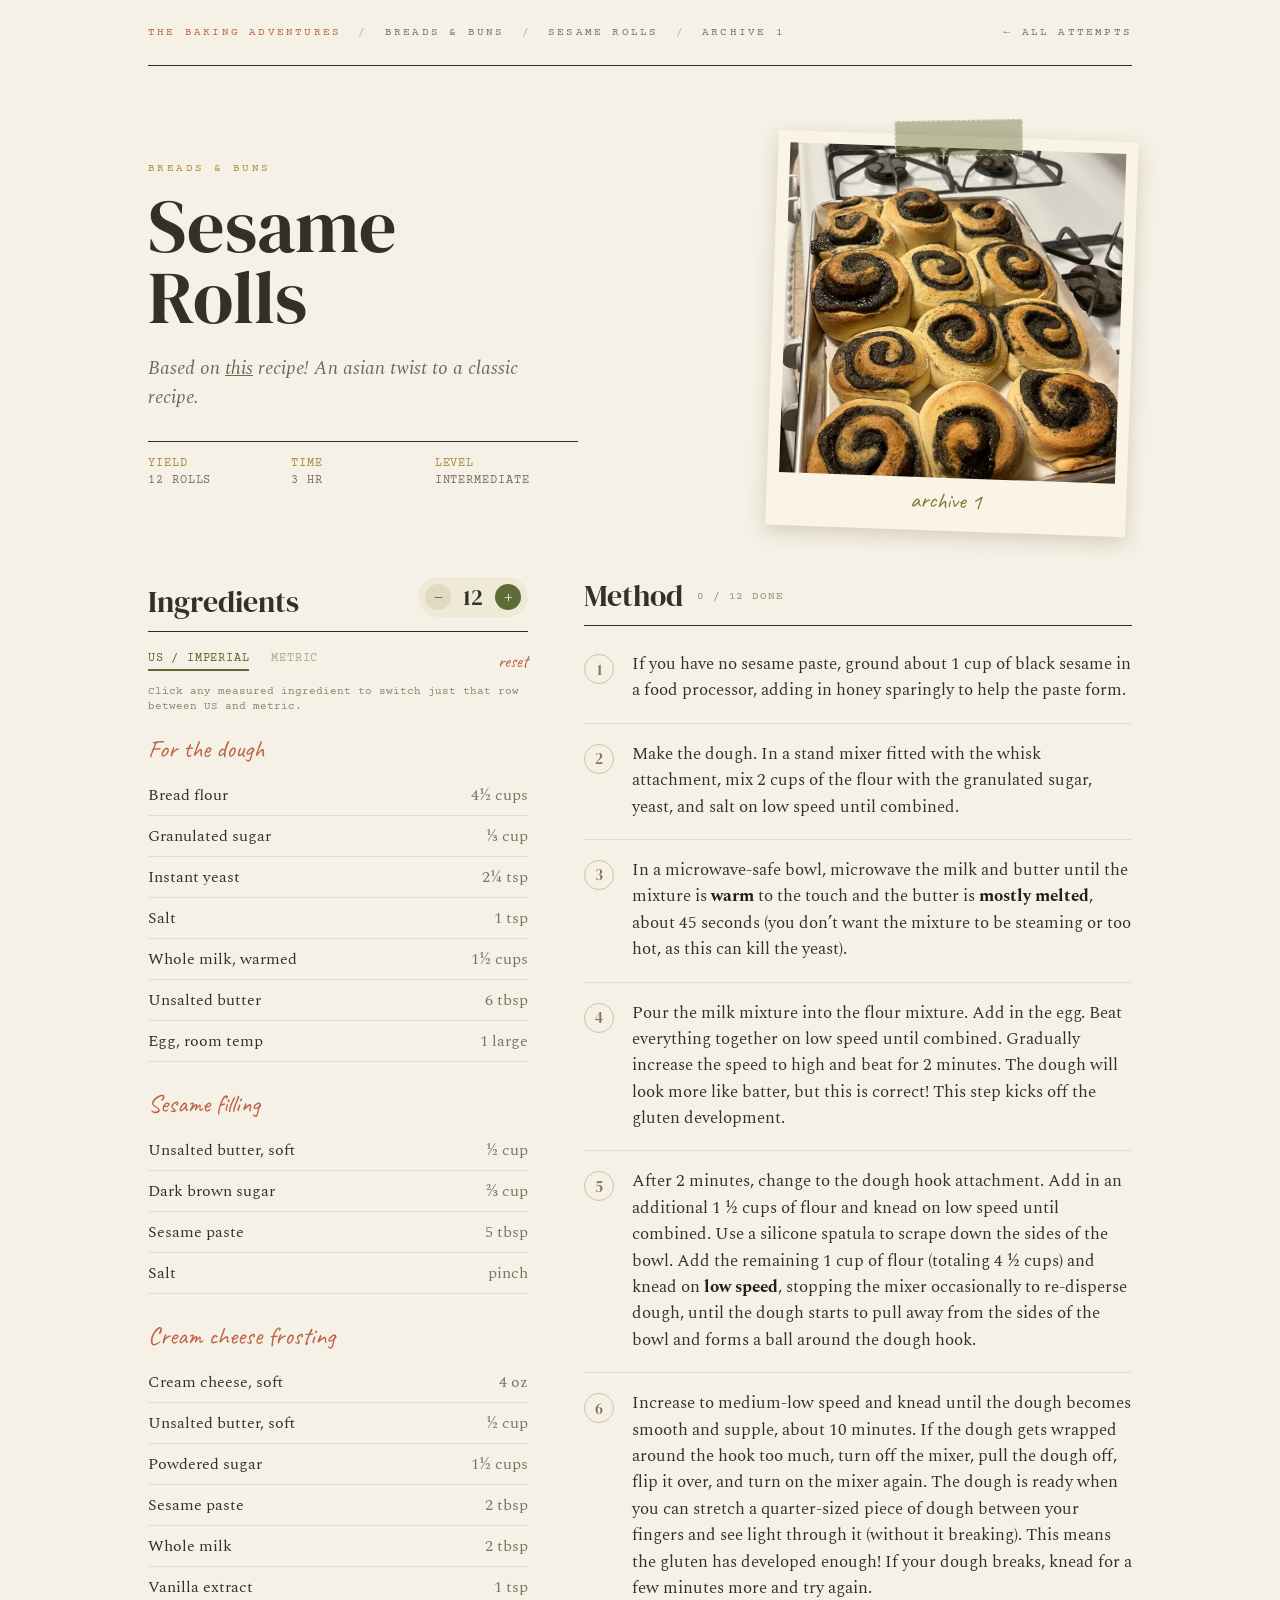
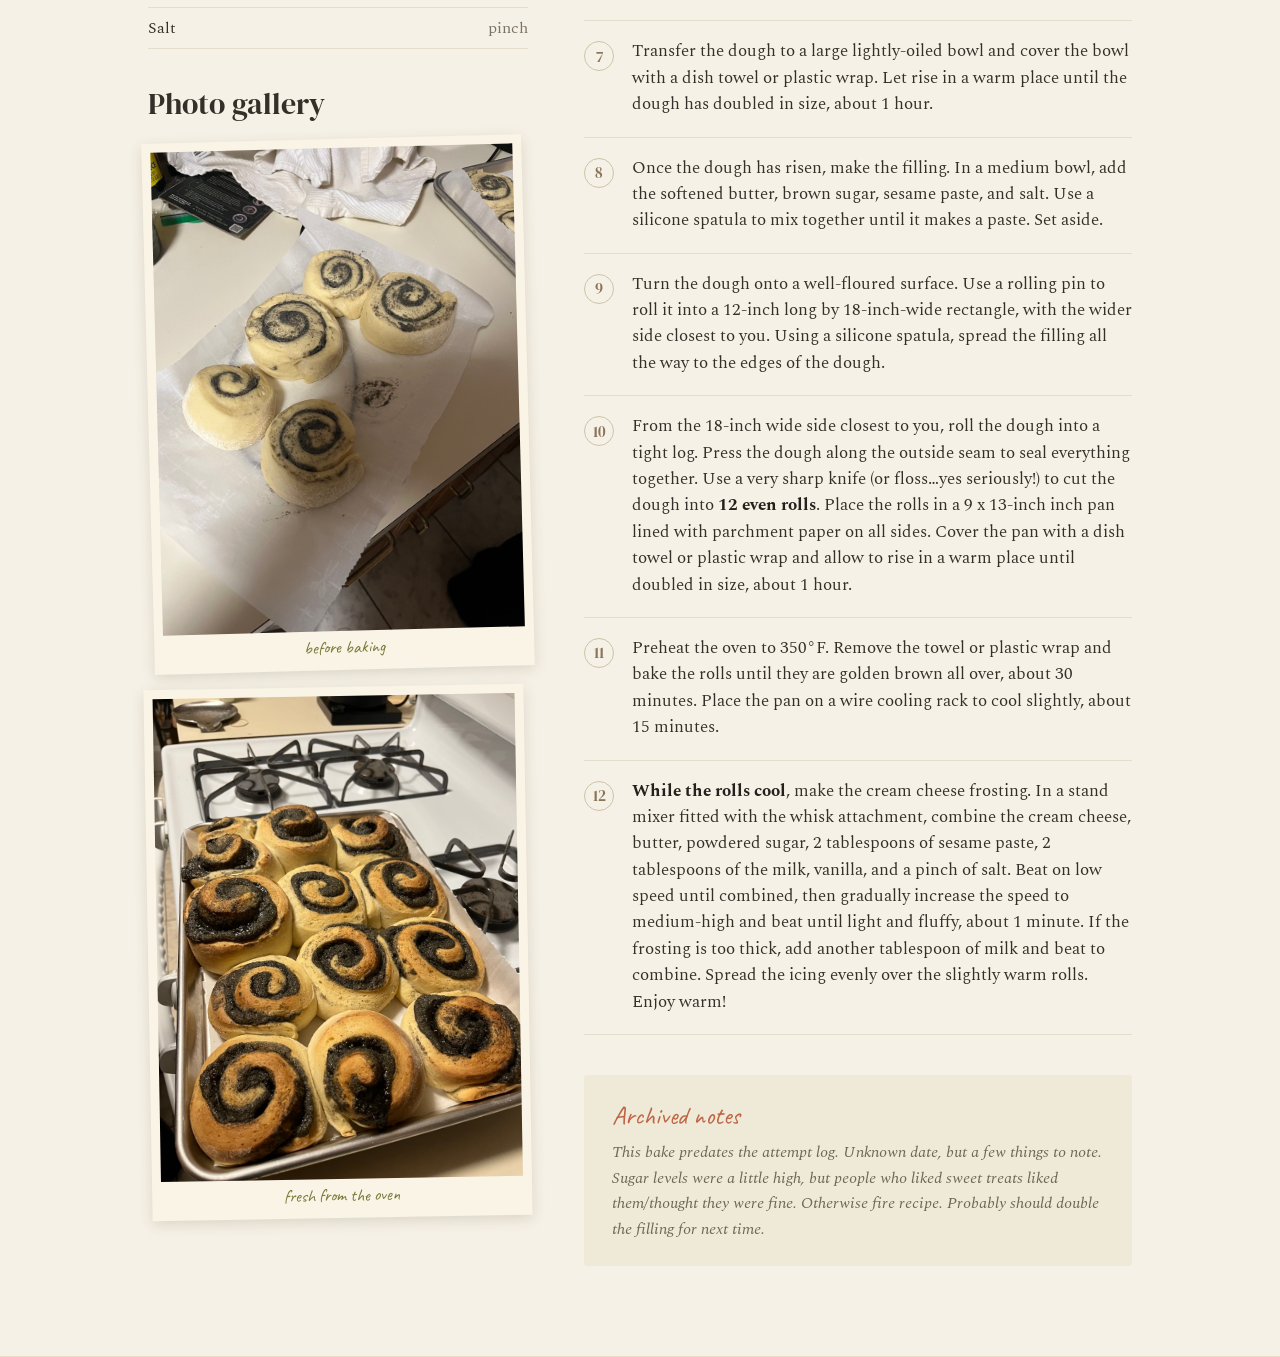
<file: breads-and-buns/sesame-rolls/archive1/index.html>
<!doctype html>
<html lang="en">
<head>
  <meta charset="utf-8">
  <meta name="viewport" content="width=device-width, initial-scale=1">
  <link rel="icon" type="image/png" href="../../../icon.png">
  <title>Sesame Rolls · Archive 1 | The Baking Adventures</title>
  <link rel="preconnect" href="https://fonts.googleapis.com">
  <link rel="preconnect" href="https://fonts.gstatic.com" crossorigin>
  <link href="https://fonts.googleapis.com/css2?family=DM+Serif+Display:ital@0;1&amp;family=Spectral:ital,wght@0,400;0,500;0,600;0,700;1,400;1,500&amp;family=Caveat:wght@500;600;700&amp;family=Courier+Prime&amp;display=swap" rel="stylesheet">
  <link rel="stylesheet" href="../../../styles.css">
  <script src="../../../recipe-engine.js" defer></script>
  <script src="../attempts-data.js" defer></script>
  <script src="./app.js" defer></script>
</head>
<body>
  <div class="page-shell">
    <main class="page-content">
      <header class="top-bar">
        <span>
          <a class="brand" href="../../../index.html">The Baking Adventures</a>
          <span class="crumb-sep">/</span>
          <a class="back-link" href="../../index.html">Breads &amp; Buns</a>
          <span class="crumb-sep">/</span>
          <a class="back-link" href="../index.html">Sesame Rolls</a>
          <span class="crumb-sep">/</span>
          Archive 1
        </span>
        <a class="back-link" href="../index.html">&larr; All attempts</a>
      </header>

      <section class="hero">
        <div class="hero-copy">
          <div class="eyebrow">Breads &amp; Buns</div>
          <h1>Sesame<br>Rolls</h1>
          <p class="intro">
            Based on <a class="link" href="https://bromabakery.com/homemade-cinnamon-rolls-soft-fluffy/">this</a>
            recipe! An asian twist to a classic recipe.
          </p>
          <dl class="recipe-meta">
            <div><dt>Yield</dt><dd id="yield-label">12 rolls</dd></div>
            <div><dt>Time</dt><dd id="recipe-time"></dd></div>
            <div><dt>Level</dt><dd id="recipe-level"></dd></div>
          </dl>
        </div>

        <div class="hero-photo-wrap">
          <figure class="photo-card hero-photo-card">
            <span class="tape" aria-hidden="true"></span>
            <img class="hero-image" src="./baked.jpeg" alt="Baked sesame rolls from Archive 1">
            <figcaption>archive 1</figcaption>
          </figure>
        </div>
      </section>

      <div class="recipe-layout">
        <section class="ingredients">
          <div class="section-heading ingredients-heading">
            <h2>Ingredients</h2>
            <div class="scaler" aria-label="Adjust servings">
              <button class="scale-button scale-down" id="decrease-servings" type="button" aria-label="Decrease servings">−</button>
              <span class="serving-count" id="serving-count">12</span>
              <button class="scale-button scale-up" id="increase-servings" type="button" aria-label="Increase servings">+</button>
            </div>
          </div>

          <div class="ingredient-controls">
            <div class="unit-tabs">
              <button id="unit-us" type="button" class="unit-tab is-active">US / Imperial</button>
              <button id="unit-metric" type="button" class="unit-tab">Metric</button>
            </div>
            <button class="reset-button" id="reset-servings" type="button">reset</button>
          </div>
          <p class="unit-hint">Click any measured ingredient to switch just that row between US and metric.</p>

          <div id="ingredient-list"></div>

          <section class="gallery" aria-labelledby="archive-gallery-heading">
            <h2 id="archive-gallery-heading">Photo gallery</h2>
            <div class="gallery-grid gallery-grid-vertical">
              <figure class="photo-card gallery-card gallery-card-left">
                <img class="gallery-image" src="./prebake.jpeg" alt="Sesame rolls before baking" loading="lazy">
                <figcaption>before baking</figcaption>
              </figure>
              <figure class="photo-card gallery-card gallery-card-right">
                <img class="gallery-image" src="./baked.jpeg" alt="Sesame rolls after baking" loading="lazy">
                <figcaption>fresh from the oven</figcaption>
              </figure>
            </div>
          </section>
        </section>

        <section class="method">
          <div class="section-heading method-heading">
            <h2>Method</h2>
            <span class="progress-label" id="progress-label">0 / 12 done</span>
          </div>

          <div id="method-steps"></div>

          <aside class="notes">
            <h2>Archived notes</h2>
            <p>
              This bake predates the attempt log. Unknown date, but a few things to note. Sugar levels
              were a little high, but people who liked sweet treats liked them/thought they were fine.
              Otherwise fire recipe. Probably should double the filling for next time.
            </p>
          </aside>
        </section>
      </div>
    </main>
  </div>
</body>
</html>
</file>
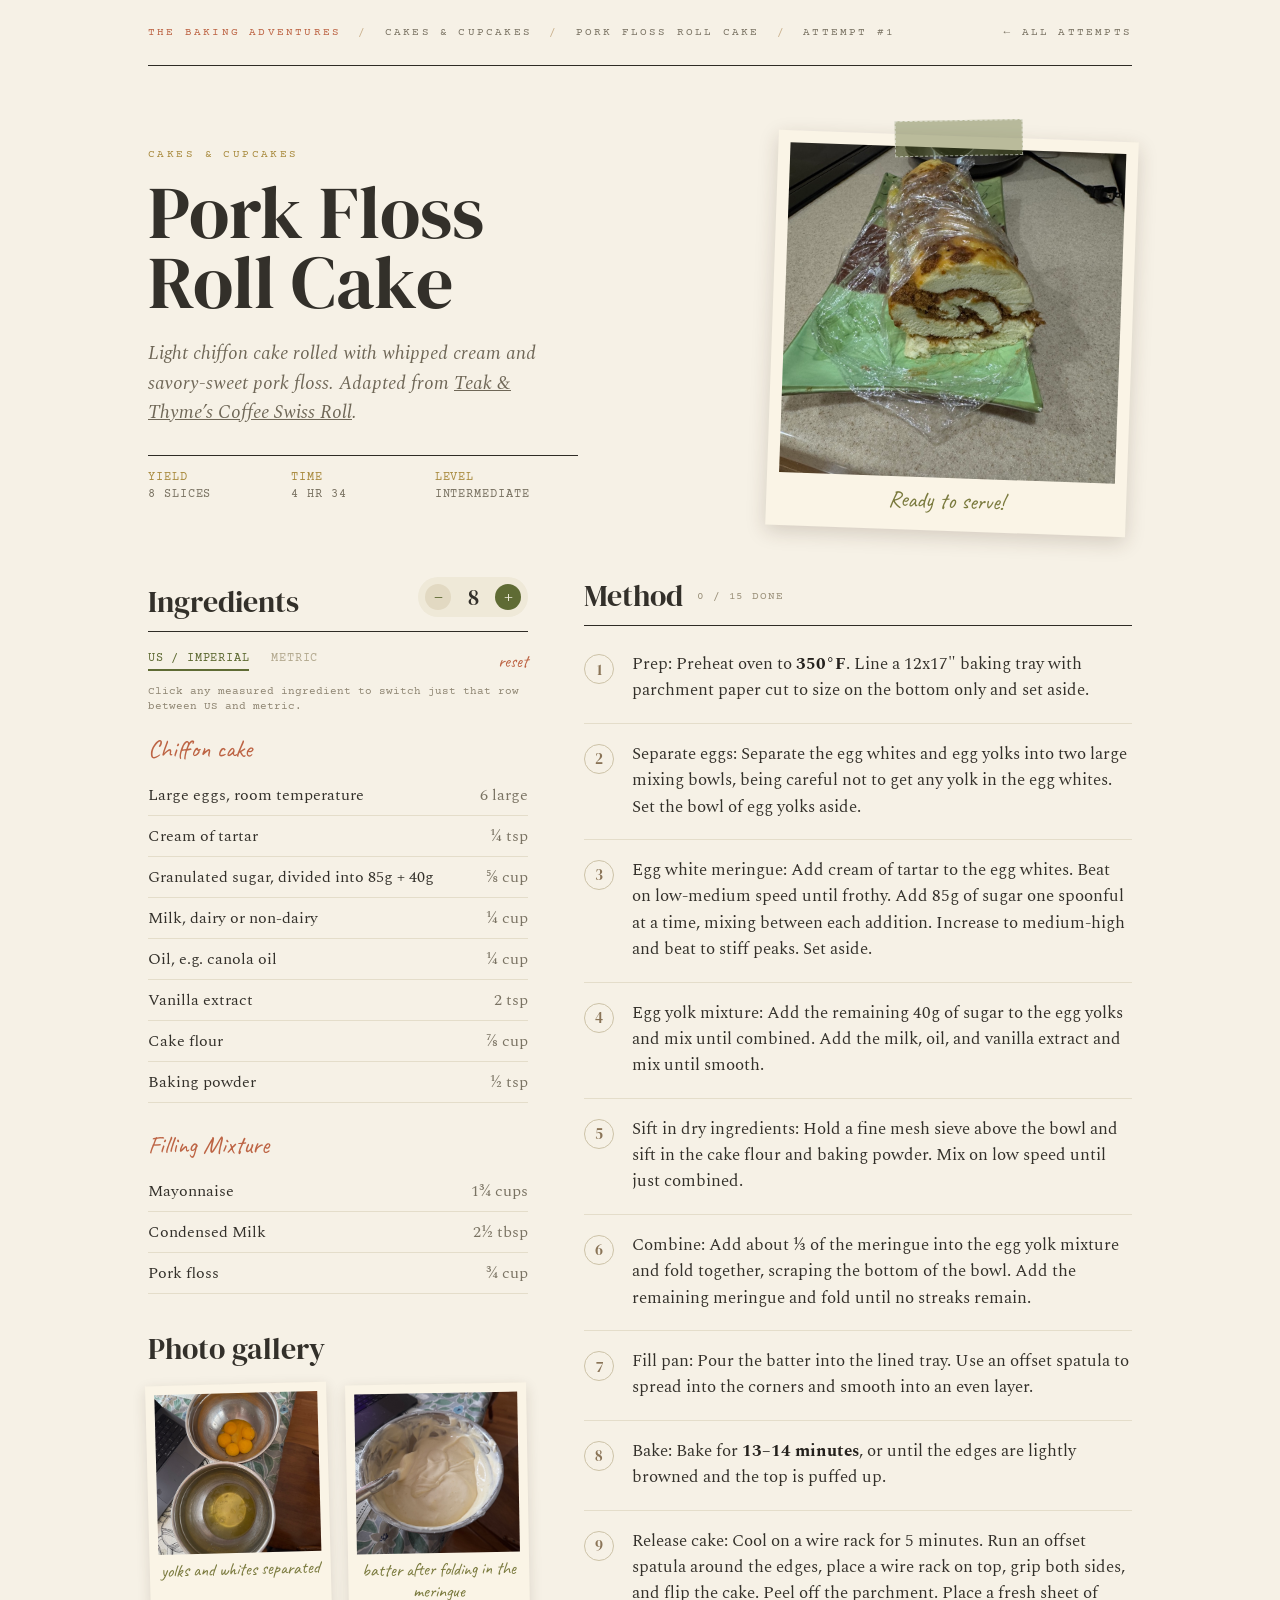
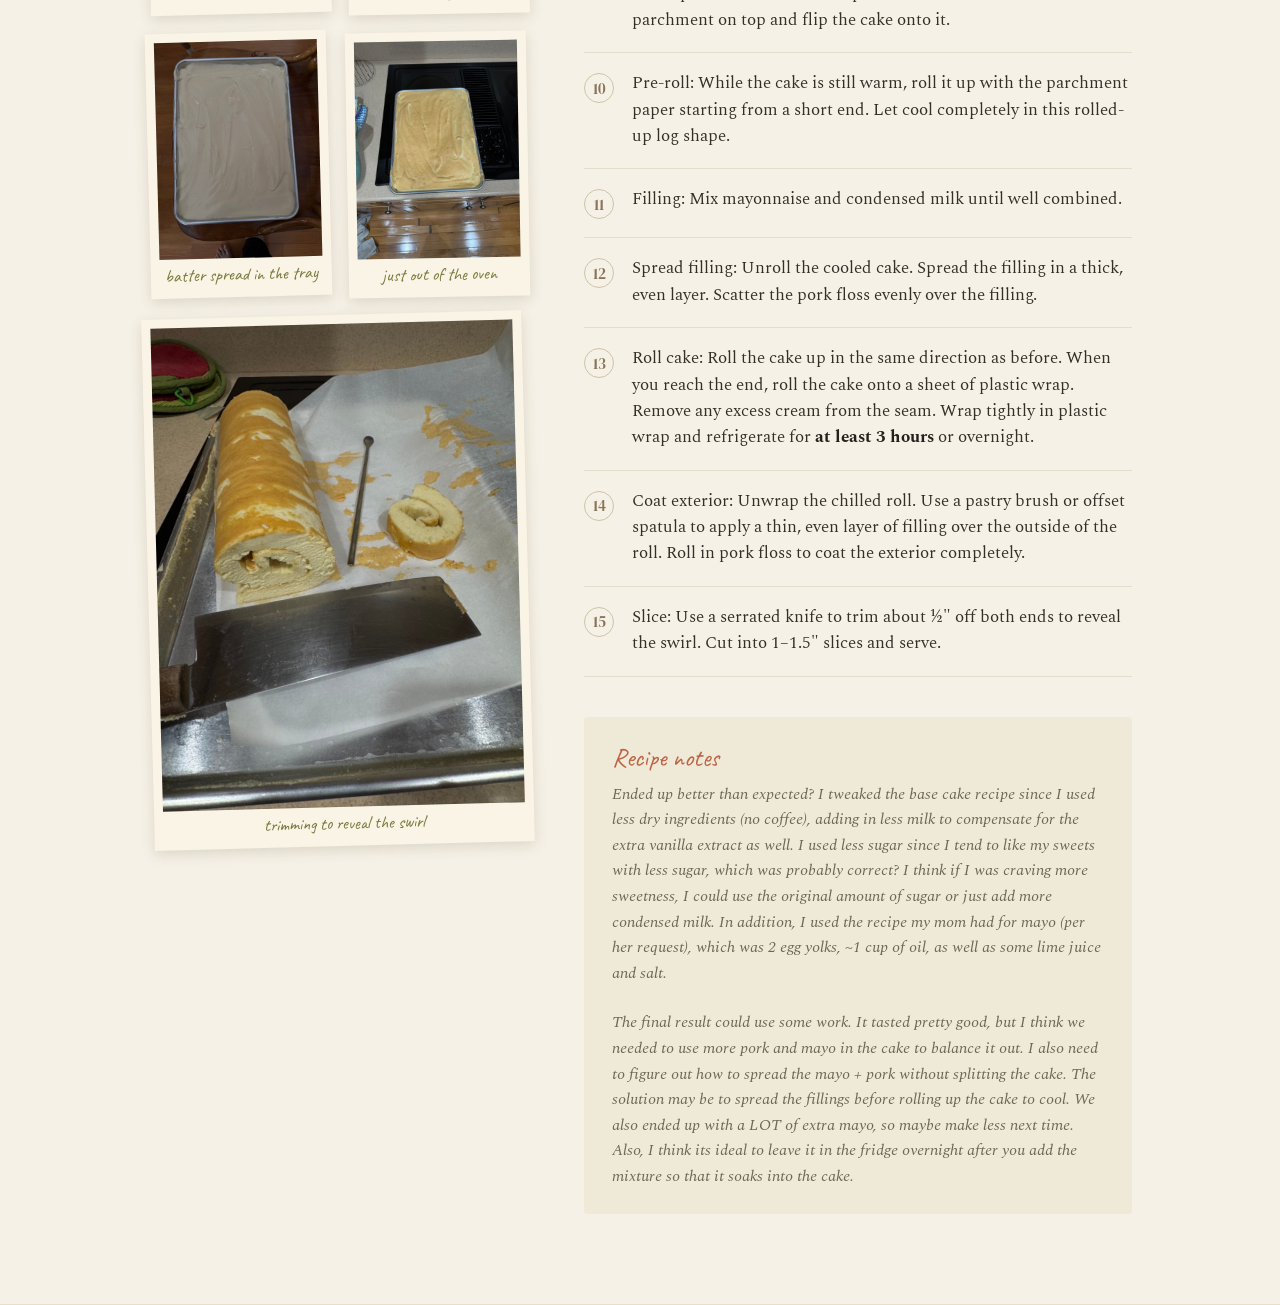
<file: cakes-and-cupcakes/pork-floss-roll-cake/attempt1/index.html>
<!doctype html>
<html lang="en">
<head>
  <meta charset="utf-8">
  <meta name="viewport" content="width=device-width, initial-scale=1">
  <link rel="icon" type="image/png" href="../../../icon.png">
  <title>Pork Floss Roll Cake | The Baking Adventures</title>
  <link rel="preconnect" href="https://fonts.googleapis.com">
  <link rel="preconnect" href="https://fonts.gstatic.com" crossorigin>
  <link href="https://fonts.googleapis.com/css2?family=DM+Serif+Display:ital@0;1&amp;family=Spectral:ital,wght@0,400;0,500;0,600;0,700;1,400;1,500&amp;family=Caveat:wght@500;600;700&amp;family=Courier+Prime&amp;display=swap" rel="stylesheet">
  <link rel="stylesheet" href="../../../styles.css">
  <script src="../../../recipe-engine.js" defer></script>
  <script src="../attempts-data.js" defer></script>
  <script src="./app.js" defer></script>
</head>
<body>
  <div class="page-shell">
    <main class="page-content">
      <header class="top-bar">
        <span>
          <a class="brand" href="../../../index.html">The Baking Adventures</a>
          <span class="crumb-sep">/</span>
          <a class="back-link" href="../../index.html">Cakes &amp; Cupcakes</a>
          <span class="crumb-sep">/</span>
          <a class="back-link" href="../index.html">Pork Floss Roll Cake</a>
          <span class="crumb-sep">/</span>
          Attempt #1
        </span>
        <a class="back-link" href="../index.html">&larr; All attempts</a>
      </header>

      <section class="hero">
        <div class="hero-copy">
          <div class="eyebrow">Cakes &amp; Cupcakes</div>
          <h1>Pork Floss<br>Roll Cake</h1>
          <p class="intro">
            Light chiffon cake rolled with whipped cream and savory-sweet pork floss.
            Adapted from <a class="link" href="https://teakandthyme.com/coffee-swiss-roll/">Teak &amp; Thyme&rsquo;s Coffee Swiss Roll</a>.
          </p>
          <dl class="recipe-meta">
            <div><dt>Yield</dt><dd id="yield-label">8 slices</dd></div>
            <div><dt>Time</dt><dd id="recipe-time"></dd></div>
            <div><dt>Level</dt><dd id="recipe-level"></dd></div>
          </dl>
        </div>

        <div class="hero-photo-wrap">
          <figure class="photo-card hero-photo-card">
            <span class="tape" aria-hidden="true"></span>
            <img class="hero-image" src="./final.jpeg" alt="Pork floss roll cake sliced on a green plate">
            <figcaption>Ready to serve!</figcaption>
          </figure>
        </div>
      </section>

      <div class="recipe-layout">
        <section class="ingredients">
          <div class="section-heading ingredients-heading">
            <h2>Ingredients</h2>
            <div class="scaler" aria-label="Adjust yield">
              <button class="scale-button scale-down" id="decrease-servings" type="button" aria-label="Decrease yield">−</button>
              <span class="serving-count" id="serving-count">8</span>
              <button class="scale-button scale-up" id="increase-servings" type="button" aria-label="Increase yield">+</button>
            </div>
          </div>

          <div class="ingredient-controls">
            <div class="unit-tabs">
              <button id="unit-us" type="button" class="unit-tab is-active">US / Imperial</button>
              <button id="unit-metric" type="button" class="unit-tab">Metric</button>
            </div>
            <button class="reset-button" id="reset-servings" type="button">reset</button>
          </div>
          <p class="unit-hint">Click any measured ingredient to switch just that row between US and metric.</p>
          <div id="ingredient-list"></div>

          <section class="gallery" aria-labelledby="attempt1-gallery-heading">
            <h2 id="attempt1-gallery-heading">Photo gallery</h2>
            <div class="gallery-grid">
              <figure class="photo-card gallery-card gallery-card-left">
                <img class="gallery-image" src="./eggs-separated.jpeg" alt="Six egg yolks and whites separated into two bowls" loading="lazy">
                <figcaption>yolks and whites separated</figcaption>
              </figure>
              <figure class="photo-card gallery-card gallery-card-right">
                <img class="gallery-image" src="./batter.jpeg" alt="Chiffon batter after folding in the meringue" loading="lazy">
                <figcaption>batter after folding in the meringue</figcaption>
              </figure>
            </div>
            <div class="gallery-grid" style="margin-top: 18px;">
              <figure class="photo-card gallery-card gallery-card-left">
                <img class="gallery-image" src="./prebake.jpeg" alt="Batter spread evenly in the baking tray" loading="lazy" style="height: auto; width: 100%;">
                <figcaption>batter spread in the tray</figcaption>
              </figure>
              <figure class="photo-card gallery-card gallery-card-right">
                <img class="gallery-image" src="./postbake.jpeg" alt="Golden puffed chiffon cake sheet fresh from the oven" loading="lazy" style="height: auto; width: 100%;">
                <figcaption>just out of the oven</figcaption>
              </figure>
            </div>
            <div class="gallery-grid gallery-grid-vertical" style="margin-top: 18px;">
              <figure class="photo-card gallery-card gallery-card-left">
                <img class="gallery-image" src="./rolled.jpeg" alt="Trimming the ends of the roll cake to reveal the cream swirl" loading="lazy">
                <figcaption>trimming to reveal the swirl</figcaption>
              </figure>
            </div>
          </section>
        </section>

        <section class="method">
          <div class="section-heading method-heading">
            <h2>Method</h2>
            <span class="progress-label" id="progress-label">0 / 15 done</span>
          </div>
          <div id="method-steps"></div>

          <aside class="notes">
            <h2>Recipe notes</h2>
            <p>Ended up better than expected? I tweaked the base cake recipe since I used less
              dry ingredients (no coffee), adding in less milk to compensate for the extra 
              vanilla extract as well. I used less sugar since I tend to like my sweets with 
              less sugar, which was probably correct? I think if I was craving more sweetness, 
              I could use the original amount of sugar or just add more condensed milk. In 
              addition, I used the recipe my mom had for mayo (per her request), which was
              2 egg yolks, ~1 cup of oil, as well as some lime juice and salt. 
            </p>
            <br>
            <p>
              The final result could use some work. It tasted pretty good, but I think we needed to 
              use more pork and mayo in the cake to balance it out. I also need to figure out how to 
              spread the mayo + pork without splitting the cake. The solution may be to spread the 
              fillings before rolling up the cake to cool. We also ended up with a LOT of extra mayo, 
              so maybe make less next time. Also, I think its ideal to leave it in the fridge overnight 
              after you add the mixture so that it soaks into the cake.
            </p>
          </aside>
        </section>
      </div>
    </main>
  </div>
</body>
</html>
</file>
<file: styles.css>
:root {
  color: #33302a;
  background: #e8dfca;
  font-family: "Spectral", serif;
}

* {
  box-sizing: border-box;
}

body {
  margin: 0;
  background: #e8dfca;
}

button {
  color: inherit;
}

::selection {
  color: #f7eedd;
  background: #bd6444;
}

.page-shell {
  min-height: 100vh;
  padding-bottom: 90px;
  background: #f6f1e6;
}

.page-content {
  max-width: 1080px;
  margin: 0 auto;
  padding: 0 48px;
}

.top-bar {
  display: flex;
  align-items: center;
  justify-content: space-between;
  padding: 26px 0;
  border-bottom: 1.5px solid #2f2c26;
  color: #7a7363;
  font: 11px "Courier Prime", monospace;
  letter-spacing: 0.2em;
  text-transform: uppercase;
}

.brand,
.ingredient-group h3,
.reset-button,
.notes h2 {
  color: #bd6444;
}

.hero {
  display: flex;
  align-items: center;
  gap: 54px;
  padding: 52px 0 46px;
}

.hero-copy {
  flex: 1;
}

.eyebrow {
  margin-bottom: 16px;
  color: #a98b3f;
  font: 11px "Courier Prime", monospace;
  letter-spacing: 0.22em;
  text-transform: uppercase;
}

h1,
h2 {
  font-family: "DM Serif Display", serif;
  font-weight: 400;
}

h1 {
  margin: 0 0 22px;
  font-size: 74px;
  line-height: 0.95;
}

.intro {
  max-width: 42ch;
  margin: 0 0 28px;
  color: #6f6757;
  font-size: 19px;
  font-style: italic;
  line-height: 1.55;
}

.recipe-meta {
  display: flex;
  max-width: 430px;
  margin: 0;
  padding-top: 15px;
  border-top: 1.5px solid #2f2c26;
  color: #7a7363;
  font: 11.5px "Courier Prime", monospace;
  letter-spacing: 0.08em;
  text-transform: uppercase;
}

.recipe-meta div {
  flex: 1;
}

.recipe-meta dt {
  margin-bottom: 4px;
  color: #a98b3f;
}

.recipe-meta dd {
  margin: 0;
}

.hero-photo-wrap {
  position: relative;
  width: 360px;
  flex-shrink: 0;
  padding-top: 18px;
}

.photo-card {
  position: relative;
  margin: 0;
  background: #faf4e6;
  box-shadow: 0 6px 20px rgba(60, 40, 20, 0.18);
}

.hero-photo-card {
  padding: 12px 12px 16px;
  transform: rotate(2deg);
}

.tape {
  position: absolute;
  z-index: 2;
  top: -16px;
  left: 50%;
  width: 128px;
  height: 36px;
  transform: translateX(-50%) rotate(-3deg);
  border: 1px dashed rgba(255, 255, 255, 0.5);
  background: rgba(95, 107, 52, 0.42);
}

.hero-image,
.gallery-image {
  display: block;
  width: 100%;
  object-fit: cover;
  background: #eee5d2;
}

.hero-image {
  height: 330px;
}

.photo-card figcaption {
  margin-top: 8px;
  color: #7a7a3e;
  font: 23px "Caveat", cursive;
  text-align: center;
}

.recipe-layout {
  display: flex;
  align-items: flex-start;
  gap: 56px;
}

.ingredients {
  width: 380px;
  flex-shrink: 0;
}

.method {
  flex: 1;
  min-width: 0;
  padding-top: 4px;
}

.section-heading {
  display: flex;
  align-items: center;
  border-bottom: 1.5px solid #2f2c26;
  padding-bottom: 14px;
}

.ingredients-heading {
  align-items: flex-end;
  justify-content: space-between;
  gap: 12px;
  margin-bottom: 18px;
}

.method-heading {
  gap: 14px;
  margin-bottom: 8px;
}

.section-heading h2,
.gallery h2 {
  margin: 0;
  font-size: 30px;
  line-height: 1;
}

.scaler {
  display: flex;
  align-items: center;
  gap: 9px;
  padding: 5px 7px;
  border-radius: 999px;
  background: #efe9d8;
}

.scale-button {
  width: 26px;
  height: 26px;
  padding: 0;
  border: 0;
  border-radius: 50%;
  font: 18px/1 "Spectral", serif;
  cursor: pointer;
}

.scale-down {
  color: #5f6b34;
  background: #e2d9c2;
}

.scale-up {
  color: #f3efdf;
  background: #5f6b34;
}

.serving-count {
  min-width: 26px;
  font: 22px "DM Serif Display", serif;
  text-align: center;
}

.ingredient-controls {
  display: flex;
  align-items: center;
  justify-content: space-between;
  margin-bottom: 22px;
}

.unit-hint {
  margin: -10px 0 18px;
  color: #8f8673;
  font: 11px/1.4 "Courier Prime", monospace;
}

.unit-tabs {
  display: flex;
  gap: 22px;
}

.unit-tab,
.reset-button {
  border: 0;
  background: none;
  cursor: pointer;
}

.unit-tab {
  padding: 0 0 4px;
  border-bottom: 2px solid transparent;
  color: #b3a98f;
  font: 11.5px "Courier Prime", monospace;
  letter-spacing: 0.07em;
  text-transform: uppercase;
}

.unit-tab.is-active {
  border-bottom-color: #5f6b34;
  color: #5f6b34;
}

.reset-button {
  padding: 0;
  font: 18px "Caveat", cursive;
}

.link {
  text-decoration: underline;
}

.ingredient-group {
  margin-bottom: 26px;
}

.ingredient-group h3 {
  margin: 0 0 10px;
  font: 25px "Caveat", cursive;
}

.ingredient-row {
  display: flex;
  width: 100%;
  align-items: baseline;
  justify-content: space-between;
  gap: 14px;
  padding: 8px 0;
  border: 0;
  border-bottom: 1px solid #e4ddca;
  color: inherit;
  background: transparent;
  font-family: inherit;
  font-size: 16px;
  text-align: left;
}

.ingredient-row.is-toggleable {
  cursor: pointer;
  transition: color 0.15s, background-color 0.15s;
}

.ingredient-row.is-toggleable:hover,
.ingredient-row.is-toggleable:focus-visible {
  color: #5f6b34;
  background: rgba(95, 107, 52, 0.06);
  outline: none;
}

.ingredient-amount {
  color: #7a7363;
  font-variant-numeric: tabular-nums;
  white-space: nowrap;
}

.progress-label {
  color: #9a9079;
  font: 11px "Courier Prime", monospace;
  letter-spacing: 0.08em;
  text-transform: uppercase;
}

.method-step {
  display: flex;
  width: 100%;
  align-items: flex-start;
  gap: 18px;
  padding: 18px 0;
  border: 0;
  border-bottom: 1px solid #e4ddca;
  background: transparent;
  font-family: inherit;
  text-align: left;
  cursor: pointer;
}

.step-badge {
  display: flex;
  width: 30px;
  height: 30px;
  flex-shrink: 0;
  align-items: center;
  justify-content: center;
  margin-top: 2px;
  border: 1.5px solid #cdc3a8;
  border-radius: 50%;
  color: #8a7457;
  font: 15px "DM Serif Display", serif;
}

.step-text {
  color: #33302a;
  font-size: 16.5px;
  line-height: 1.6;
}

.step-text strong {
  color: #24211d;
  font-weight: 700;
}

.method-step.is-complete .step-badge {
  border-color: #5f6b34;
  color: #f3efdf;
  background: #5f6b34;
}

.method-step.is-complete .step-text {
  color: #a59c88;
  text-decoration: line-through;
}

.gallery {
  margin-top: 40px;
}

.gallery h2 {
  margin-bottom: 20px;
}

.gallery-grid {
  display: flex;
  gap: 18px;
}

.gallery-grid-vertical {
  flex-direction: column;
}

.gallery-grid-vertical .gallery-card {
  width: 100%;
  flex: none;
}

.gallery-grid-vertical .gallery-image {
  height: auto;
  object-fit: contain;
}

.gallery-card {
  flex: 1;
  padding: 9px 9px 12px;
  box-shadow: 0 4px 14px rgba(60, 40, 20, 0.14);
}

.gallery-card-left {
  transform: rotate(-1.5deg);
}

.gallery-card-center {
  margin-top: 10px;
  transform: rotate(1.5deg);
}

.gallery-card-right {
  transform: rotate(-1deg);
}

.gallery-image {
  height: 160px;
}

.gallery-card figcaption {
  margin-top: 5px;
  font-size: 18px;
}

.notes {
  margin-top: 40px;
  padding: 24px 28px;
  border-radius: 3px;
  background: #efe9d8;
}

.notes h2 {
  margin: 0 0 8px;
  font: 26px "Caveat", cursive;
}

.notes p {
  margin: 0;
  color: #6f6757;
  font-size: 16px;
  font-style: italic;
  line-height: 1.6;
}

@media (max-width: 860px) {
  .page-content {
    padding: 0 28px;
  }

  .hero,
  .recipe-layout {
    gap: 36px;
  }

  .hero-photo-wrap,
  .ingredients {
    width: 340px;
  }

  h1 {
    font-size: 62px;
  }
}

@media (max-width: 720px) {
  .top-bar {
    align-items: flex-start;
    gap: 16px;
  }

  .hero,
  .recipe-layout {
    flex-direction: column;
  }

  .hero-photo-wrap,
  .ingredients {
    width: 100%;
  }

  .hero-photo-wrap {
    max-width: 420px;
    align-self: center;
  }

  .method {
    width: 100%;
  }
}

@media (max-width: 480px) {
  .page-content {
    padding: 0 20px;
  }

  .top-bar {
    flex-direction: column;
  }

  h1 {
    font-size: 54px;
  }

  .gallery-grid {
    flex-direction: column;
  }

  .gallery-card {
    width: min(90%, 320px);
    align-self: center;
  }
}
/* 
   Navigation & gallery pages (home, category, attempts landing)
   Shared by index.html, breads-and-buns/index.html and each
   recipe's attempts landing (cinnamon-rolls/index.html)
 */

h3 {
  font-family: "DM Serif Display", serif;
  font-weight: 400;
}

a {
  color: inherit;
  text-decoration: none;
}

.top-bar a {
  color: inherit;
}

.top-bar .brand {
  color: #bd6444;
}

.top-bar .back-link {
  color: #7a7363;
}

.crumb-sep {
  margin: 0 8px;
  color: #c9b08c;
}

.rule {
  flex: 1;
  height: 1.5px;
  background: #2f2c26;
}

.rule-row {
  display: flex;
  align-items: center;
  gap: 18px;
  margin: 30px 0 44px;
}

.rule-text {
  color: #bd6444;
  font: 12px "Courier Prime", monospace;
  letter-spacing: 0.28em;
  text-transform: uppercase;
}

/* ---------- Home masthead + category grid ---------- */
.masthead {
  padding: 70px 0 30px;
  text-align: center;
}

.masthead .kicker {
  margin-bottom: 6px;
  transform: rotate(-1.5deg);
  color: #a98b3f;
  font: 30px "Caveat", cursive;
}

.masthead h1 {
  margin: 0 0 22px;
  font-size: 96px;
  line-height: 0.92;
}

.masthead .lede {
  max-width: 54ch;
  margin: 0 auto;
  color: #6f6757;
  font-size: 20px;
  font-style: italic;
  line-height: 1.5;
}

.category-grid {
  display: grid;
  grid-template-columns: 1fr 1fr;
  gap: 26px;
}

.category-card {
  display: flex;
  gap: 22px;
  padding: 18px;
  border: 1px solid #e4ddca;
  border-radius: 4px;
  background: #faf4e6;
  box-shadow: 0 2px 6px rgba(60, 40, 20, 0.06);
  transition: transform 0.15s ease, box-shadow 0.15s ease;
}

a.category-card:hover {
  transform: translateY(-3px);
  box-shadow: 0 10px 24px rgba(60, 40, 20, 0.14);
}

.category-card.is-empty {
  border: 1px dashed #d8cdb2;
  background: #f1ecdd;
  box-shadow: none;
}

.category-cover {
  position: relative;
  width: 128px;
  height: 128px;
  flex-shrink: 0;
  overflow: hidden;
  border-radius: 3px;
}

.category-cover img {
  display: block;
  width: 100%;
  height: 100%;
  object-fit: cover;
}

.category-cover.is-pattern {
  display: flex;
  align-items: center;
  justify-content: center;
  color: #b3a17f;
  font: 9px "Courier Prime", monospace;
  letter-spacing: 0.14em;
  text-transform: uppercase;
  background: repeating-linear-gradient(45deg, #e7ddc6, #e7ddc6 10px, #ede4ce 10px, #ede4ce 20px);
}

.cover-num {
  position: absolute;
  left: 8px;
  top: 8px;
  padding: 4px 8px;
  color: #f3efdf;
  font: 9px "Courier Prime", monospace;
  letter-spacing: 0.14em;
  text-transform: uppercase;
  background: #5f6b34;
}

.category-card .card-body {
  display: flex;
  flex: 1;
  flex-direction: column;
  justify-content: center;
}

.category-card .meta {
  margin-bottom: 8px;
  color: #a98b3f;
  font: 10.5px "Courier Prime", monospace;
  letter-spacing: 0.16em;
  text-transform: uppercase;
}

.category-card h2 {
  margin: 0 0 8px;
  font-size: 32px;
  line-height: 1;
}

.category-card .desc {
  margin: 0 0 12px;
  color: #6f6757;
  font-size: 15px;
  font-style: italic;
  line-height: 1.4;
}

.category-card .go {
  color: #bd6444;
  font: 11px "Courier Prime", monospace;
  letter-spacing: 0.1em;
  text-transform: uppercase;
}

.category-card.is-empty .meta {
  color: #b3a17f;
}

.category-card.is-empty h2 {
  color: #8c8470;
}

.category-card.is-empty .desc {
  color: #9a9079;
}

/* ---------- Category page (recipe list) ---------- */
.category-header {
  padding: 54px 0 30px;
}

.recipe-grid {
  display: grid;
  grid-template-columns: 1fr 1fr 1fr;
  gap: 26px;
  align-items: start;
}

.recipe-card {
  display: block;
  overflow: hidden;
  border: 1px solid #e4ddca;
  border-radius: 4px;
  background: #faf4e6;
  box-shadow: 0 2px 6px rgba(60, 40, 20, 0.06);
  transition: transform 0.15s ease, box-shadow 0.15s ease;
}

.recipe-card:hover {
  transform: translateY(-4px);
  box-shadow: 0 12px 26px rgba(60, 40, 20, 0.16);
}

.recipe-card .thumb {
  position: relative;
  height: 200px;
}

.recipe-card .thumb img {
  display: block;
  width: 100%;
  height: 100%;
  object-fit: cover;
}

.pill-badge {
  position: absolute;
  right: 10px;
  top: 10px;
  padding: 4px 9px;
  color: #f7eedd;
  font: 9.5px "Courier Prime", monospace;
  letter-spacing: 0.12em;
  text-transform: uppercase;
  background: #bd6444;
}

.recipe-card .body {
  padding: 20px 22px 24px;
}

.recipe-card h2 {
  margin: 0 0 8px;
  font-size: 28px;
  line-height: 1.02;
}

.recipe-card .desc {
  margin: 0 0 14px;
  color: #6f6757;
  font-size: 15px;
  font-style: italic;
  line-height: 1.45;
}

.recipe-card .foot {
  display: flex;
  align-items: center;
  justify-content: space-between;
  padding-top: 12px;
  border-top: 1px solid #e4ddca;
  font: 10.5px "Courier Prime", monospace;
  letter-spacing: 0.1em;
  text-transform: uppercase;
  color: #9a9079;
}

.recipe-card .foot .view {
  color: #bd6444;
}

.add-card {
  display: flex;
  min-height: 300px;
  flex-direction: column;
  align-items: center;
  justify-content: center;
  padding: 24px;
  border: 1px dashed #d8cdb2;
  border-radius: 4px;
  text-align: center;
  background: #f1ecdd;
}

.add-card .plus {
  margin-bottom: 12px;
  color: #cdc0a3;
  font: 40px "DM Serif Display", serif;
  line-height: 1;
}

.add-card .scrawl {
  color: #a98b3f;
  font: 22px "Caveat", cursive;
  line-height: 1.2;
}

/* ---------- Attempts landing (most recent + gallery) ---------- */
.attempts-header {
  display: flex;
  align-items: flex-end;
  justify-content: space-between;
  gap: 30px;
  padding: 52px 0 30px;
}

.attempts-header h1 {
  margin: 0;
}

.open-recipe {
  flex-shrink: 0;
  padding: 14px 22px;
  border-radius: 999px;
  color: #f7eedd;
  font: 11px "Courier Prime", monospace;
  letter-spacing: 0.1em;
  text-transform: uppercase;
  text-align: center;
  line-height: 1.5;
  background: #bd6444;
  transition: background 0.15s ease;
}

.open-recipe:hover {
  background: #a85436;
}

.open-recipe small {
  display: block;
  font-size: 9px;
  letter-spacing: 0.14em;
  opacity: 0.8;
}

.section-label-row {
  display: flex;
  align-items: center;
  gap: 16px;
  margin: 30px 0 26px;
}

.section-label-row.spaced {
  margin: 54px 0 26px;
}

.section-label {
  color: #bd6444;
  font: 12px "Courier Prime", monospace;
  letter-spacing: 0.22em;
  text-transform: uppercase;
  white-space: nowrap;
}

.featured {
  display: flex;
  align-items: stretch;
  gap: 40px;
  padding: 26px;
  border: 1px solid #e4ddca;
  border-radius: 4px;
  background: #faf4e6;
  box-shadow: 0 3px 10px rgba(60, 40, 20, 0.08);
  transition: transform 0.15s ease, box-shadow 0.15s ease;
}

.featured:hover {
  transform: translateY(-3px);
  box-shadow: 0 14px 30px rgba(60, 40, 20, 0.16);
}

.featured-photo {
  position: relative;
  width: 440px;
  flex-shrink: 0;
  padding-top: 14px;
}

.photo-card.is-white {
  padding: 11px 11px 14px;
  background: #fff;
}

.featured-photo .photo-card {
  transform: rotate(-1.5deg);
}

.featured-photo .tape {
  transform: translateX(-50%) rotate(2deg);
  width: 130px;
  height: 34px;
  background: rgba(95, 107, 52, 0.4);
}

.featured-photo img {
  display: block;
  width: 100%;
  height: 300px;
  object-fit: cover;
}

.featured .details {
  display: flex;
  flex: 1;
  flex-direction: column;
  justify-content: center;
}

.attempt-stamp {
  display: flex;
  align-items: center;
  gap: 12px;
  margin-bottom: 14px;
}

.attempt-badge {
  display: flex;
  width: 46px;
  height: 46px;
  align-items: center;
  justify-content: center;
  border-radius: 50%;
  color: #f3efdf;
  font: 22px "DM Serif Display", serif;
  background: #5f6b34;
}

.attempt-stamp .when-label {
  color: #9a9079;
  font: 10.5px "Courier Prime", monospace;
  letter-spacing: 0.14em;
  text-transform: uppercase;
}

.attempt-stamp .when-date {
  font: 22px "DM Serif Display", serif;
  line-height: 1;
}

.stars {
  color: #c99a3f;
  font: 13px "Courier Prime", monospace;
  letter-spacing: 0.14em;
}

.featured .rating-line {
  margin-bottom: 16px;
}

.featured .rating-line .tag {
  color: #9a9079;
  letter-spacing: 0.06em;
}

.featured .featured-note {
  max-width: 42ch;
  margin: 0 0 20px;
  color: #6f6757;
  font-size: 17px;
  font-style: italic;
  line-height: 1.6;
}

.featured .open-link {
  color: #bd6444;
  font: 11px "Courier Prime", monospace;
  letter-spacing: 0.1em;
  text-transform: uppercase;
}

/* sort control */
.sort-control {
  position: relative;
}

.sort-button {
  display: flex;
  align-items: center;
  gap: 10px;
  padding: 9px 16px;
  border: 1.5px solid #2f2c26;
  border-radius: 999px;
  background: #faf4e6;
  cursor: pointer;
  font: 11px "Courier Prime", monospace;
  letter-spacing: 0.1em;
  text-transform: uppercase;
  color: #33302a;
}

.sort-button .lbl-key {
  color: #a98b3f;
}

.sort-button .caret {
  color: #bd6444;
  font-size: 9px;
}

.sort-menu {
  position: absolute;
  right: 0;
  top: 46px;
  z-index: 20;
  min-width: 190px;
  overflow: hidden;
  border: 1.5px solid #2f2c26;
  border-radius: 6px;
  background: #faf4e6;
  box-shadow: 0 12px 30px rgba(60, 40, 20, 0.2);
}

.sort-menu[hidden] {
  display: none;
}

.sort-option {
  display: flex;
  width: 100%;
  align-items: center;
  justify-content: space-between;
  padding: 12px 16px;
  border: 0;
  border-bottom: 1px solid #ece3cf;
  background: transparent;
  cursor: pointer;
  font: 15px "Spectral", serif;
  text-align: left;
  color: #33302a;
}

.sort-option:last-child {
  border-bottom: 0;
}

.sort-option.is-active {
  color: #bd6444;
  background: #efe9d8;
}

.sort-option .tick {
  color: #bd6444;
  font: 11px "Courier Prime", monospace;
}

.sort-backdrop {
  position: fixed;
  inset: 0;
  z-index: 10;
}

.sort-backdrop[hidden] {
  display: none;
}

/* attempt gallery grid */
.attempt-grid {
  display: grid;
  grid-template-columns: 1fr 1fr 1fr;
  gap: 24px;
  align-items: start;
}

.attempt-card {
  display: block;
  overflow: hidden;
  border: 1px solid #e4ddca;
  border-radius: 4px;
  background: #faf4e6;
  box-shadow: 0 2px 6px rgba(60, 40, 20, 0.06);
  transition: transform 0.15s ease, box-shadow 0.15s ease;
}

.attempt-card:hover {
  transform: translateY(-4px);
  box-shadow: 0 12px 26px rgba(60, 40, 20, 0.16);
}

.attempt-card .thumb {
  position: relative;
  height: 180px;
}

.attempt-card .thumb img {
  display: block;
  width: 100%;
  height: 180px;
  object-fit: cover;
}

.attempt-card .latest {
  position: absolute;
  left: 10px;
  top: 10px;
  padding: 4px 9px;
  color: #f3efdf;
  font: 9.5px "Courier Prime", monospace;
  letter-spacing: 0.12em;
  text-transform: uppercase;
  background: #5f6b34;
}

.attempt-card .body {
  padding: 16px 18px 20px;
}

.attempt-card .body-top {
  display: flex;
  align-items: baseline;
  justify-content: space-between;
  margin-bottom: 6px;
}

.attempt-card h3 {
  margin: 0;
  font-size: 22px;
}

.attempt-card .when {
  margin-bottom: 10px;
  color: #9a9079;
  font: 10px "Courier Prime", monospace;
  letter-spacing: 0.12em;
  text-transform: uppercase;
}

.attempt-card .note {
  margin: 0;
  color: #6f6757;
  font-size: 14.5px;
  font-style: italic;
  line-height: 1.45;
}

/* static "no photo yet" placeholder (coder-controlled, not uploadable) */
.no-photo {
  display: flex;
  height: 100%;
  flex-direction: column;
  align-items: center;
  justify-content: center;
  gap: 8px;
  color: #a8916f;
  text-align: center;
  background: repeating-linear-gradient(45deg, #e7ddc6, #e7ddc6 10px, #ede4ce 10px, #ede4ce 20px);
}

.no-photo .np-icon {
  font: 26px "DM Serif Display", serif;
  opacity: 0.55;
}

.no-photo span {
  font: 11px "Courier Prime", monospace;
  letter-spacing: 0.08em;
  text-transform: uppercase;
}

/* ---------- Recipe detail: per-attempt header bits ---------- */
.attempt-tag {
  display: flex;
  align-items: center;
  gap: 11px;
  margin-bottom: 16px;
  flex-wrap: wrap;
}

.attempt-tag .cat {
  color: #a98b3f;
  font: 11px "Courier Prime", monospace;
  letter-spacing: 0.22em;
  text-transform: uppercase;
}

.attempt-tag .dot {
  width: 5px;
  height: 5px;
  border-radius: 50%;
  background: #d6c2a0;
}

.attempt-tag .which {
  color: #5f6b34;
  font: 11px "Courier Prime", monospace;
  letter-spacing: 0.14em;
  text-transform: uppercase;
}

.attempt-tag .stars {
  font-size: 13px;
}

.attempt-switcher {
  display: flex;
  align-items: center;
  gap: 8px;
  margin-top: 22px;
  flex-wrap: wrap;
}

.attempt-switcher .label {
  margin-right: 2px;
  color: #a98b3f;
  font: 19px "Caveat", cursive;
}

.attempt-pill {
  padding: 6px 13px;
  border: 1.5px solid #d9c7a8;
  border-radius: 999px;
  color: #7a7363;
  font: 11px "Courier Prime", monospace;
  letter-spacing: 0.08em;
  text-transform: uppercase;
}

.attempt-pill.is-active {
  border-color: #5f6b34;
  color: #f3efdf;
  background: #5f6b34;
}

.hero-photo-wrap .no-photo {
  height: 330px;
}

@media (max-width: 860px) {
  .featured-photo {
    width: 380px;
  }
}

@media (max-width: 720px) {
  .category-grid,
  .recipe-grid,
  .attempt-grid {
    grid-template-columns: 1fr;
  }

  .attempts-header,
  .featured {
    flex-direction: column;
    align-items: flex-start;
  }

  .featured-photo {
    width: 100%;
  }

  .masthead h1 {
    font-size: 68px;
  }
}
</file>
